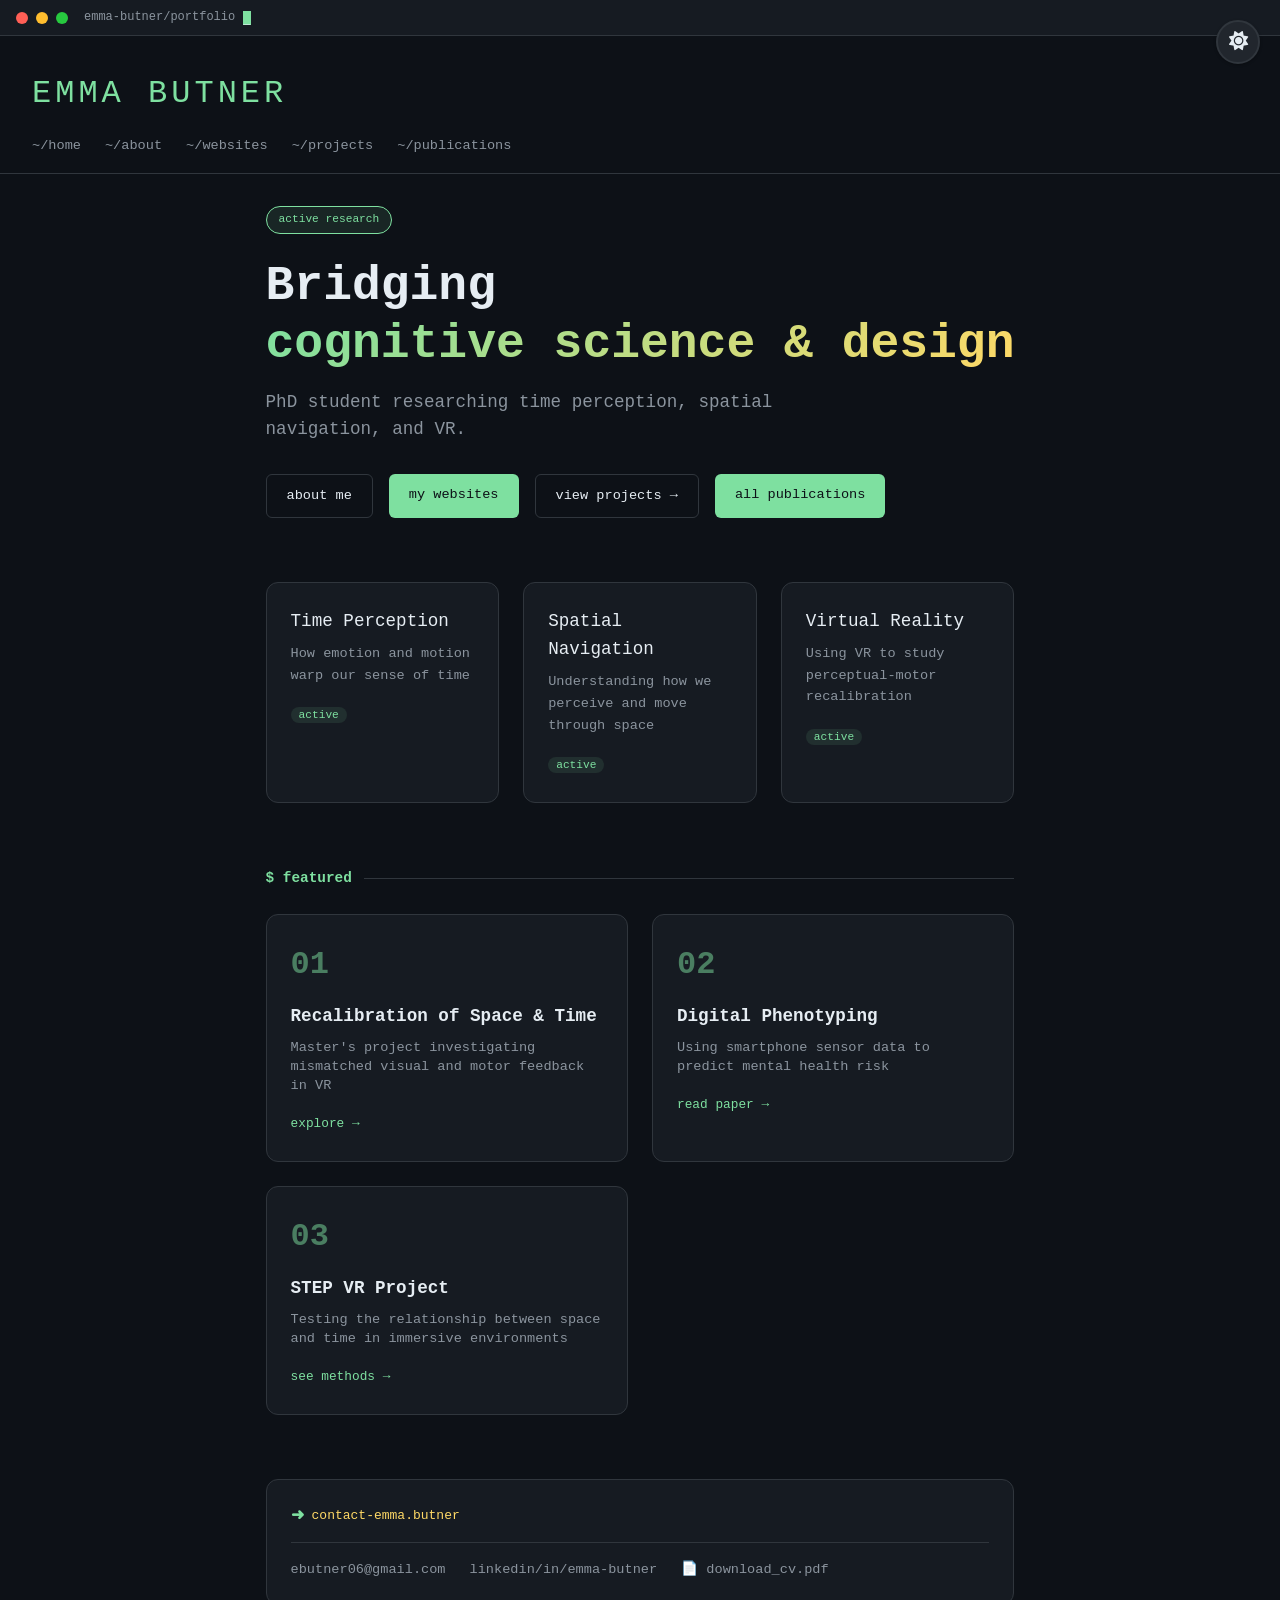
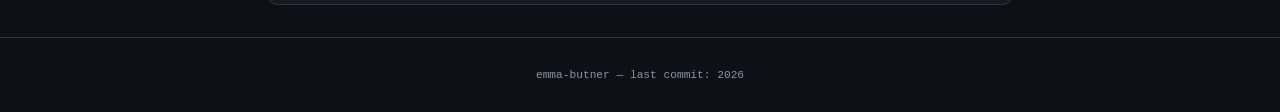
<file: index.html>
<!DOCTYPE html>
<html lang="en">
<head>
    <meta charset="UTF-8">
    <meta name="viewport" content="width=device-width, initial-scale=1.0">
    <title>Emma Butner | Cognitive Science + Design</title>
    <link rel="stylesheet" href="home.css">
    <link rel="stylesheet" href="https://cdnjs.cloudflare.com/ajax/libs/font-awesome/6.4.0/css/all.min.css">
</head>
<body>
    <div class="terminal-bar">
        <span class="terminal-dot red"></span>
        <span class="terminal-dot yellow"></span>
        <span class="terminal-dot green"></span>
        <span class="terminal-path">emma-butner/portfolio</span>
        <span class="cursor">_</span>
    </div>

    <header>
        <h1>EMMA BUTNER</h1>
        <div class="theme-toggle-container">
            <button class="theme-toggle-btn" id="theme-toggle" aria-label="Toggle theme">
                <i class="fas fa-sun"></i>
            </button>
        </div>
        <nav>
            <a href="index.html">~/home</a>
            <a href="aboutme.html">~/about</a>
            <a href="websites.html">~/websites</a>
            <a href="experiment.html">~/projects</a>
            <a href="p&p.html">~/publications</a>
        </nav>
    </header>

    <main>
        <!-- Hero -->
        <div class="hero">
            <div class="hero-badge"> active research </div>
            <h2>Bridging<br><span class="gradient-text">cognitive science & design</span></h2>
            <p class="hero-subtitle">PhD student researching time perception, spatial navigation, and VR.</p>
            <div class="hero-buttons">
                <a href="aboutme.html" class="button secondary">about me</a>
                <a href="websites.html" class="button primary">my websites</a>
                <a href="experiment.html" class="button secondary">view projects →</a>
                <a href="p&p.html" class="button primary">all publications</a>
            </div>
        </div>

        <!-- Research Areas - Grid -->
        <div class="research-grid">
            <div class="research-card">
                <h3>Time Perception</h3>
                <p>How emotion and motion warp our sense of time</p>
                <span class="card-tag">active</span>
            </div>
            <div class="research-card">
                <h3>Spatial Navigation</h3>
                <p>Understanding how we perceive and move through space</p>
                <span class="card-tag">active</span>
            </div>
            <div class="research-card">
                <h3>Virtual Reality</h3>
                <p>Using VR to study perceptual-motor recalibration</p>
                <span class="card-tag">active</span>
            </div>
        </div>

        <!-- Featured Work -->
        <div class="featured-section">
            <div class="section-header">
                <span class="section-prompt">$ featured</span>
                <span class="section-line"></span>
            </div>
            <div class="featured-grid">
                <div class="featured-card">
                    <div class="featured-number">01</div>
                    <h4>Recalibration of Space & Time</h4>
                    <p>Master's project investigating mismatched visual and motor feedback in VR</p>
                    <a href="experiment.html" class="card-link">explore →</a>
                </div>
                <div class="featured-card">
                    <div class="featured-number">02</div>
                    <h4>Digital Phenotyping</h4>
                    <p>Using smartphone sensor data to predict mental health risk</p>
                    <a href="p&p.html" class="card-link">read paper →</a>
                </div>
                <div class="featured-card">
                    <div class="featured-number">03</div>
                    <h4>STEP VR Project</h4>
                    <p>Testing the relationship between space and time in immersive environments</p>
                    <a href="experiment.html" class="card-link">see methods →</a>
                </div>
            </div>
        </div>

        <!-- Fun but subtle: command line to contact -->
        <div class="contact-terminal">
            <div class="contact-prompt">
                <span class="prompt-arrow">➜</span>
                <span class="contact-cmd">contact-emma.butner</span>
            </div>
            <div class="contact-links">
                <a href="mailto:ebutner06@gmail.com" class="contact-link">ebutner06@gmail.com</a>
                <a href="https://www.linkedin.com/in/emma-butner/" class="contact-link" target="_blank">linkedin/in/emma-butner</a>
                <a href="CV grad school.pdf" class="contact-link" target="_blank">📄 download_cv.pdf</a>
            </div>
        </div>
    </main>

    <footer>
        <div class="footer-line"></div>
        <div class="footer-content">
            <span class="footer-cmd">emma-butner — last commit: 2026</span>
        </div>
    </footer>

    <script>
        // Typed tagline effect
        const taglines = [
            "cognitive science researcher",
            "VR & perception scientist", 
            "design-informed researcher",
            "motion & time perception"
        ];
        
        let taglineIndex = 0;
        let charIndex = 0;
        let isDeleting = false;
        const typedElement = document.getElementById('typed-tagline');
        
        function typeEffect() {
            const currentTagline = taglines[taglineIndex];
            
            if (isDeleting) {
                typedElement.textContent = currentTagline.substring(0, charIndex - 1);
                charIndex--;
            } else {
                typedElement.textContent = currentTagline.substring(0, charIndex + 1);
                charIndex++;
            }
            
            if (!isDeleting && charIndex === currentTagline.length) {
                isDeleting = true;
                setTimeout(typeEffect, 2500);
                return;
            }
            
            if (isDeleting && charIndex === 0) {
                isDeleting = false;
                taglineIndex = (taglineIndex + 1) % taglines.length;
                setTimeout(typeEffect, 500);
                return;
            }
            
            const speed = isDeleting ? 50 : 100;
            setTimeout(typeEffect, speed);
        }
        
        if (typedElement) {
            setTimeout(typeEffect, 500);
        }

        // Theme Toggle with localStorage persistence
        const themeToggle = document.getElementById('theme-toggle');

        // Check saved preference on page load
        const savedTheme = localStorage.getItem('theme');
        if (savedTheme === 'light') {
            document.body.classList.add('light-theme');
            themeToggle.innerHTML = '<i class="fas fa-moon"></i>';
        } else {
            document.body.classList.remove('light-theme');
            themeToggle.innerHTML = '<i class="fas fa-sun"></i>';
        }

        themeToggle.addEventListener('click', function() {
            const isLight = document.body.classList.toggle('light-theme');
            if (isLight) {
                this.innerHTML = '<i class="fas fa-moon"></i>';
                localStorage.setItem('theme', 'light');
            } else {
                this.innerHTML = '<i class="fas fa-sun"></i>';
                localStorage.setItem('theme', 'dark');
            }
        }); 
    </script>
</body>
</html>
</file>
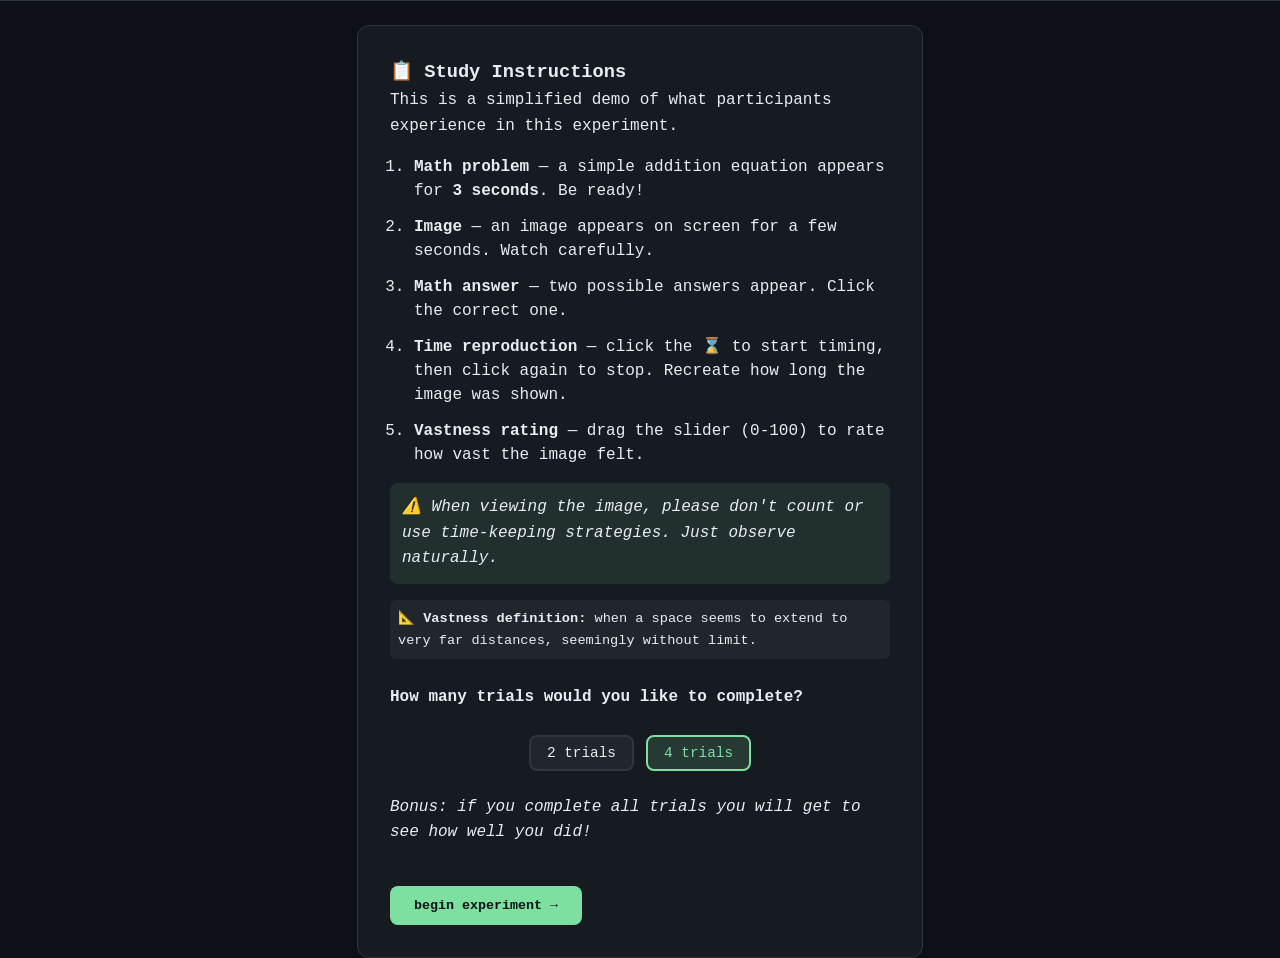
<file: demo-snac.html>
<!DOCTYPE html>
<html lang="en">
<head>
    <meta charset="UTF-8">
    <meta name="viewport" content="width=device-width, initial-scale=1.0">
    <title>SNAC Demo | Time Perception Study</title>
    <link rel="stylesheet" href="home.css">
    <link rel="stylesheet" href="https://cdnjs.cloudflare.com/ajax/libs/font-awesome/6.4.0/css/all.min.css">
    <style>
        .demo-container {
            max-width: 800px;
            margin: 0 auto;
        }

        .experiment-area {
            background: var(--surface);
            border: 1px solid var(--border);
            border-radius: var(--radius);
            padding: 2rem;
            text-align: center;
            min-height: 500px;
            display: flex;
            flex-direction: column;
            align-items: center;
            justify-content: center;
        }

        .instructions {
            text-align: left;
            max-width: 500px;
            margin: 0 auto;
        }

        .instructions p {
            margin-bottom: 1rem;
            line-height: 1.6;
        }

        .instructions ol {
            margin: 1rem 0;
            padding-left: 1.5rem;
        }

        .instructions li {
            margin-bottom: 0.75rem;
            line-height: 1.5;
        }

        .instruction-note {
            background: rgba(126, 224, 160, 0.1);
            padding: 0.75rem;
            border-radius: 8px;
            margin: 1rem 0;
            font-style: italic;
        }

        .stimulus-emoji {
            font-size: 8rem;
            filter: drop-shadow(0 4px 20px rgba(0,0,0,0.3));
        }

        .math-question {
            font-size: 2rem;
            font-family: monospace;
            color: var(--primary);
            margin: 1rem 0;
        }

        .math-options {
            display: flex;
            gap: 2rem;
            justify-content: center;
            margin: 1rem 0;
        }

        .math-btn {
            background: var(--surface-light);
            border: 1px solid var(--border);
            color: var(--text);
            padding: 12px 30px;
            border-radius: 8px;
            font-size: 1.2rem;
            cursor: pointer;
            font-family: monospace;
            transition: all 0.2s;
        }

        .math-btn:hover {
            border-color: var(--primary);
            color: var(--primary);
        }

        .hourglass-btn {
            background: var(--surface-light);
            border: 2px solid var(--border);
            color: var(--text);
            font-size: 3rem;
            padding: 1rem 2rem;
            border-radius: 50%;
            cursor: pointer;
            transition: all 0.2s;
            width: 120px;
            height: 120px;
            display: flex;
            align-items: center;
            justify-content: center;
        }

        .hourglass-btn:hover {
            border-color: var(--primary);
            color: var(--primary);
            transform: scale(1.05);
        }

        .hourglass-btn.active {
            border-color: var(--primary);
            color: var(--primary);
            background: rgba(126, 224, 160, 0.1);
        }

        .vastness-rating {
            display: flex;
            flex-direction: column;
            align-items: center;
            justify-content: center;
            width: 100%;
        }

        .vastness-slider {
            width: 400px;
            margin: 1rem 0;
        }

        .vastness-slider input {
            width: 100%;
            height: 4px;
            background: var(--border);
            border-radius: 2px;
        }

        .vastness-slider input::-webkit-slider-thumb {
            -webkit-appearance: none;
            width: 18px;
            height: 18px;
            background: var(--primary);
            border-radius: 50%;
            cursor: pointer;
        }

        .vastness-value {
            font-family: monospace;
            color: var(--primary);
            margin-top: 0.5rem;
        }

        .next-btn, .reset-btn, .start-btn {
            background: var(--primary);
            color: var(--bg);
            border: none;
            padding: 12px 24px;
            border-radius: 8px;
            font-family: monospace;
            font-weight: bold;
            cursor: pointer;
            margin-top: 1.5rem;
            transition: all 0.2s;
        }

        .next-btn:hover, .reset-btn:hover, .start-btn:hover {
            background: var(--primary-dark);
            transform: translateY(-2px);
        }

        .results-area {
            margin-top: 2rem;
            padding: 1.5rem;
            background: var(--surface);
            border: 1px solid var(--border);
            border-radius: var(--radius);
        }

        /* Scatter plot styles */
        .chart-container {
            width: 100%;
            max-width: 560px;
            margin: 1rem auto;
            padding: 1.2rem 1.2rem 0.8rem;
            background: var(--surface-light);
            border-radius: 8px;
            position: relative;
        }

        .chart-inner {
            display: flex;
            align-items: stretch;
            gap: 12px;
            position: relative;
        }

        .chart-y-axis {
            display: flex;
            flex-direction: column;
            justify-content: space-between;
            padding-right: 12px;
            font-size: 0.8rem;
            color: var(--text-light);
            font-family: monospace;
            min-width: 65px;
            height: 280px;
            text-align: right;
        }

        .chart-y-axis span {
            line-height: 1.3;
        }

        .chart-y-axis .ms-label {
            font-size: 0.85rem;
            color: #9B59B6;
        }

        .chart-scatter {
            flex: 1;
            height: 280px;
            position: relative;
            border-left: 1px solid var(--border);
            border-bottom: 1px solid var(--border);
        }

        .chart-point {
            position: absolute;
            transform: translate(-50%, 50%);
            cursor: default;
            z-index: 2;
        }

        .chart-point.actual {
            width: 16px;
            height: 16px;
            background: #9B59B6;
            border: 2px solid #9B59B6;
            border-radius: 50%;
        }

        .chart-point.estimated {
            width: 14px;
            height: 14px;
            background: #D4C4A8;
            border: 2px solid #D4C4A8;
            border-radius: 50%;
        }

        .chart-x-axis {
            display: flex;
            justify-content: space-around;
            padding: 8px 0 0 0;
            margin-left: 78px;
            font-size: 0.85rem;
            color: var(--text-light);
            font-family: monospace;
        }

        .chart-x-axis span {
            text-align: center;
            flex: 1;
            cursor: help;
        }

        .chart-legend {
            display: flex;
            justify-content: center;
            gap: 2rem;
            padding: 0.8rem 0 0.25rem;
            font-size: 0.85rem;
            font-family: monospace;
            color: var(--text-light);
        }

        .chart-legend-item {
            display: flex;
            align-items: center;
            gap: 8px;
        }

        .chart-legend-color {
            width: 14px;
            height: 14px;
            border-radius: 50%;
        }

        .chart-legend-color.actual {
            background: #9B59B6;
        }

        .chart-legend-color.estimated {
            background: #D4C4A8;
        }

        .trial-counter {
            font-family: monospace;
            color: var(--text-light);
            margin-bottom: 1rem;
        }

        #trial-content {
            width: 100%;
            min-width: 500px;
            max-width: 500px;
            margin: 0 auto;
            display: flex;
            flex-direction: column;
            align-items: center;
            justify-content: center;
        }

        .waiting-text {
            color: var(--text-light);
            font-family: monospace;
            margin-top: 1rem;
        }

        .definition {
            background: var(--surface-light);
            padding: 0.5rem;
            border-radius: 6px;
            font-size: 0.85rem;
        }

        .trial-selector {
            display: flex;
            gap: 0.75rem;
            justify-content: center;
            flex-wrap: wrap;
            margin: 1.5rem 0;
        }

        .trial-option {
            background: var(--surface-light);
            border: 2px solid var(--border);
            color: var(--text);
            padding: 8px 16px;
            border-radius: 8px;
            cursor: pointer;
            font-family: monospace;
            font-size: 0.9rem;
            transition: all 0.2s;
        }

        .trial-option:hover {
            border-color: var(--primary);
            color: var(--primary);
        }

        .trial-option.selected {
            border-color: var(--primary);
            background: rgba(126, 224, 160, 0.15);
            color: var(--primary);
        }

        /* Debrief styles */
        .debrief {
            text-align: left;
            max-width: 520px;
            margin: 0 auto;
            padding: 1.5rem 0 0;
            border-top: 1px solid var(--border);
        }

        .debrief h3 {
            color: var(--primary);
            margin-bottom: 1rem;
            font-size: 1.1rem;
        }

        .debrief p {
            margin-bottom: 1rem;
            line-height: 1.6;
            color: var(--text-light);
            font-size: 0.95rem;
        }

        .debrief strong {
            color: var(--text);
        }

        .debrief .fun-fact {
            background: rgba(126, 224, 160, 0.08);
            padding: 0.75rem;
            border-radius: 8px;
            border-left: 3px solid var(--primary);
            margin-top: 1rem;
        }

        .debrief .fun-fact code {
            color: var(--primary);
            font-family: monospace;
        }
    </style>
</head>
<body>

        <div class="section-header">
            <span class="section-line"></span>
        </div>

        <div class="demo-container">
            <div id="instructions-area" class="experiment-area">
                <div class="instructions">
                    <h3>📋 Study Instructions</h3>
                    <p>This is a simplified demo of what participants experience in this experiment.</p>
                    <ol>
                        <li><strong>Math problem</strong> — a simple addition equation appears for <strong>3 seconds</strong>. Be ready!</li>
                        <li><strong>Image</strong> — an image appears on screen for a few seconds. Watch carefully.</li>
                        <li><strong>Math answer</strong> — two possible answers appear. Click the correct one.</li>
                        <li><strong>Time reproduction</strong> — click the ⌛ to start timing, then click again to stop. Recreate how long the image was shown.</li>
                        <li><strong>Vastness rating</strong> — drag the slider (0-100) to rate how vast the image felt.</li>
                    </ol>
                    <div class="instruction-note">
                        ⚠️ When viewing the image, please don't count or use time-keeping strategies. Just observe naturally.
                    </div>
                    <div class="definition">
                        📐 <strong>Vastness definition:</strong> when a space seems to extend to very far distances, seemingly without limit.
                    </div><br>

                    <p><strong>How many trials would you like to complete?</strong></p>
                    <div class="trial-selector" id="trial-selector">
                        <button class="trial-option" data-count="2">2 trials</button>
                        <button class="trial-option selected" data-count="4">4 trials</button>
                    </div>

                    <p><em>Bonus: if you complete all trials you will get to see how well you did!</em></p>
                    <button class="start-btn" id="start-experiment">begin experiment →</button>
                </div>
            </div>

            <div id="experiment-area" class="experiment-area" style="display: none;">
                <div class="trial-counter" id="trial-counter">Trial 1 / 4</div>
                <div id="trial-content"></div>
            </div>

            <div id="results-area" class="results-area" style="display: none;">
                <h3>📊 Your Results</h3>
                <p>Your average over/under estimation: <span id="overall-bias" style="font-size: 1.8rem; font-weight: bold;"></span></p>

                <div class="chart-container">
                    <div class="chart-inner">
                        <div class="chart-y-axis" id="y-axis-labels">
                            <span><span class="ms-label">4000ms</span></span>
                            <span><span class="ms-label">3000ms</span></span>
                            <span><span class="ms-label">2000ms</span></span>
                            <span><span class="ms-label">1000ms</span></span>
                            <span><span class="ms-label">0ms</span></span>
                        </div>
                        <div class="chart-scatter" id="chart-scatter">
                            <!-- Points drawn by JavaScript -->
                        </div>
                    </div>
                    <div class="chart-x-axis" id="x-axis-labels">
                        <!-- Trial numbers drawn by JavaScript -->
                    </div>
                </div>

                <div class="chart-legend">
                    <div class="chart-legend-item">
                        <div class="chart-legend-color actual"></div>
                        <span>Actual</span>
                    </div>
                    <div class="chart-legend-item">
                        <div class="chart-legend-color estimated"></div>
                        <span>Your Estimate</span>
                    </div>
                </div>

                <!-- Debrief Section -->
                <div class="debrief">
                    <h3>📖 About the Real Study</h3>
                    <p>
                        <strong>Math:</strong> The equations are simply used as a distraction to make counting more difficult.
                    </p>
                    <p>
                        <strong>Images:</strong> The images you saw are highly simplified emojis. We used a validated database to select images of high-arousal nature, high-arousal urban, low-arousal nature, and low-arousal urban, all randomly depicted. Participants see 60 images.
                    </p>
                    <p>
                        <strong>Vastness:</strong> While not heavily used in this demo, we will analyze this data to better understand what makes up vastness and how the vastness of an image can alter our perceived time for how long it was shown.
                    </p>
                    
                    <div class="fun-fact">
                        <strong>✨ Fun fact:</strong> I coded this project using <code>PsychoPy</code>!
                    </div>
                </div>

                <button class="reset-btn" id="reset-experiment" style="margin-top: 1.5rem;">start over →</button>
            </div>
        </div>

    <script>
        // Images: 2 nature (tree, mushroom), 2 urban (building, street sign)
        const images = [
            { name: 'tree', type: 'nature', emoji: '🌳', arousal: 'low' },
            { name: 'mushroom', type: 'nature', emoji: '🍄', arousal: 'high' },
            { name: 'building', type: 'urban', emoji: '🏢', arousal: 'low' },
            { name: 'street-sign', type: 'urban', emoji: '🚦', arousal: 'high' }
        ];

        // Durations in ms
        const durations = [2000, 2500, 3000, 3500];

        let selectedTrialCount = 4;
        let trials = [];
        let currentTrialIndex = 0;
        let imageStartTime = 0;
        let imageDuration = 0;
        let currentImage = null;
        let currentMath = null;
        let timerStartTime = 0;
        let timerRunning = false;
        let reproducedMs = 0;
        let currentTimeout = null;
        let updateInterval = null;

        // Trial selection
        document.querySelectorAll('.trial-option').forEach(btn => {
            btn.addEventListener('click', function() {
                document.querySelectorAll('.trial-option').forEach(b => b.classList.remove('selected'));
                this.classList.add('selected');
                selectedTrialCount = parseInt(this.dataset.count);
            });
        });

        function clearCurrentTimeout() {
            if (currentTimeout) {
                clearTimeout(currentTimeout);
                currentTimeout = null;
            }
        }

        function clearUpdateInterval() {
            if (updateInterval) {
                clearInterval(updateInterval);
                updateInterval = null;
            }
        }

        function getTrialContent() {
            return document.getElementById('trial-content');
        }

        function generateTrials() {
            const trialList = [];
            // Select random subset of images based on trial count
            const shuffledImages = [...images];
            for (let i = shuffledImages.length - 1; i > 0; i--) {
                const j = Math.floor(Math.random() * (i + 1));
                [shuffledImages[i], shuffledImages[j]] = [shuffledImages[j], shuffledImages[i]];
            }
            const selectedImages = shuffledImages.slice(0, selectedTrialCount);

            for (const image of selectedImages) {
                const randomDuration = durations[Math.floor(Math.random() * durations.length)];
                trialList.push({
                    image: image,
                    duration: randomDuration,
                    mathAnswer: null,
                    reproducedDuration: null,
                    vastnessRating: null
                });
            }
            // Shuffle trials
            for (let i = trialList.length - 1; i > 0; i--) {
                const j = Math.floor(Math.random() * (i + 1));
                [trialList[i], trialList[j]] = [trialList[j], trialList[i]];
            }
            return trialList;
        }

        function generateMathEquation() {
            const a = Math.floor(Math.random() * 20) + 1;
            const b = Math.floor(Math.random() * 20) + 1;
            const correct = a + b;
            const wrong = correct + (Math.random() > 0.5 ? Math.floor(Math.random() * 5) + 1 : -Math.floor(Math.random() * 5) - 1);
            const options = [correct, wrong].sort(() => Math.random() - 0.5);
            return {
                question: `${a} + ${b}`,
                options: options,
                correct: correct
            };
        }

        function showMathPhase() {
            currentMath = generateMathEquation();
            const contentArea = getTrialContent();
            contentArea.innerHTML = `
                <div class="math-question">${currentMath.question} = ?</div>
            `;

            clearCurrentTimeout();
            currentTimeout = setTimeout(() => {
                showImagePhase();
            }, 3000);
        }

        function showImagePhase() {
            currentImage = trials[currentTrialIndex].image;
            imageDuration = trials[currentTrialIndex].duration;

            const contentArea = getTrialContent();
            contentArea.innerHTML = `
                <div class="stimulus-emoji">${currentImage.emoji}</div>
            `;

            imageStartTime = Date.now();

            clearCurrentTimeout();
            currentTimeout = setTimeout(() => {
                showMathOptions();
            }, imageDuration);
        }

        function showMathOptions() {
            const contentArea = getTrialContent();
            contentArea.innerHTML = `
                <div class="math-question">Please answer the addition problem</div>
                <div class="math-options">
                    <button class="math-btn" data-value="${currentMath.options[0]}">${currentMath.options[0]}</button>
                    <button class="math-btn" data-value="${currentMath.options[1]}">${currentMath.options[1]}</button>
                </div>
            `;

            document.querySelectorAll('.math-btn').forEach(btn => {
                btn.addEventListener('click', (e) => {
                    const selected = parseInt(e.target.dataset.value);
                    trials[currentTrialIndex].mathAnswer = (selected === currentMath.correct);
                    showDurationReproduction();
                });
            });
        }

        function showDurationReproduction() {
            reproducedMs = 0;
            timerRunning = false;
            clearUpdateInterval();

            const contentArea = getTrialContent();
            contentArea.innerHTML = `
                <div class="hourglass-btn" id="hourglass-btn">
                    ⌛
                </div>
                <div class="waiting-text" style="margin-top: 1rem;">Click the hourglass to start timing, then click again to stop. Recreate how long the image was shown</div>
            `;

            const hourglassBtn = document.getElementById('hourglass-btn');

            hourglassBtn.addEventListener('click', () => {
                if (!timerRunning) {
                    timerStartTime = Date.now();
                    timerRunning = true;
                    hourglassBtn.classList.add('active');

                    updateInterval = setInterval(() => {
                        if (timerRunning) {
                            const elapsed = Date.now() - timerStartTime;
                            reproducedMs = elapsed;
                        } else {
                            clearUpdateInterval();
                        }
                    }, 50);
                } else {
                    timerRunning = false;
                    hourglassBtn.classList.remove('active');
                    clearUpdateInterval();
                    trials[currentTrialIndex].reproducedDuration = reproducedMs;

                    const nextBtn = document.createElement('button');
                    nextBtn.className = 'next-btn';
                    nextBtn.textContent = 'next →';
                    nextBtn.style.marginTop = '1rem';
                    nextBtn.addEventListener('click', () => showVastnessRating());
                    contentArea.appendChild(nextBtn);
                }
            });
        }

        function showVastnessRating() {
            const contentArea = getTrialContent();
            contentArea.innerHTML = `
                <div class="vastness-rating">
                    <p>How vast was the image?</p>
                    <p>Vastness: a perceptual phenomenon that occurs when a space seems to extend to very far distances, seemingly without limit.</p>
                    <div class="vastness-slider">
                        <input type="range" id="vastness-slider" min="0" max="100" value="50">
                        <div class="vastness-value" id="vastness-value">50</div>
                    </div>
                    <button class="next-btn" id="submit-vastness">submit →</button>
                </div>
            `;

            const slider = document.getElementById('vastness-slider');
            const valueDisplay = document.getElementById('vastness-value');

            slider.addEventListener('input', () => {
                valueDisplay.textContent = slider.value;
            });

            document.getElementById('submit-vastness').addEventListener('click', () => {
                trials[currentTrialIndex].vastnessRating = parseInt(slider.value);
                currentTrialIndex++;
                updateProgress();

                if (currentTrialIndex < trials.length) {
                    showMathPhase();
                } else {
                    showResults();
                }
            });
        }

        function updateProgress() {
            const trialCounter = document.getElementById('trial-counter');
            if (trialCounter) trialCounter.textContent = `Trial ${currentTrialIndex + 1} / ${trials.length}`;
        }

        function showResults() {
            clearCurrentTimeout();
            clearUpdateInterval();

            document.getElementById('experiment-area').style.display = 'none';
            document.getElementById('results-area').style.display = 'block';

            // Calculate overall bias
            let totalBias = 0;
            let validTrials = 0;

            trials.forEach(trial => {
                const actual = trial.duration;
                const reproduced = trial.reproducedDuration;
                if (reproduced !== null && reproduced !== undefined) {
                    const bias = reproduced - actual;
                    const percentBias = (bias / actual) * 100;
                    totalBias += percentBias;
                    validTrials++;
                }
            });

            const overallAvg = validTrials > 0 ? totalBias / validTrials : 0;
            const overallClass = overallAvg > 0 ? 'bias-positive' : 'bias-negative';
            const overallSymbol = overallAvg > 0 ? '↑' : '↓';

            document.getElementById('overall-bias').innerHTML = `<span class="${overallClass}">${overallSymbol} ${Math.abs(overallAvg).toFixed(1)}%</span>`;

            drawScatterPlot();
        }

        function drawScatterPlot() {
            const container = document.getElementById('chart-scatter');
            const xAxisContainer = document.getElementById('x-axis-labels');
            if (!container) return;

            container.innerHTML = '';
            xAxisContainer.innerHTML = '';

            const maxDuration = 4000;
            const height = 280;
            const padding = 20;
            const plotHeight = height - padding * 2;

            const containerWidth = container.clientWidth || 400;
            const n = trials.length;
            const spacing = containerWidth / (n + 1);

            trials.forEach((trial, index) => {
                const actual = trial.duration;
                const reproduced = trial.reproducedDuration || 0;
                const xPos = spacing * (index + 1);

                const actualY = padding + plotHeight - (actual / maxDuration) * plotHeight;
                const estY = padding + plotHeight - (reproduced / maxDuration) * plotHeight;

                // Actual point
                const actualPoint = document.createElement('div');
                actualPoint.className = 'chart-point actual';
                actualPoint.style.left = xPos + 'px';
                actualPoint.style.top = actualY + 'px';
                actualPoint.title = `Actual: ${actual}ms`;
                container.appendChild(actualPoint);

                // Estimated point
                const estPoint = document.createElement('div');
                estPoint.className = 'chart-point estimated';
                estPoint.style.left = xPos + 'px';
                estPoint.style.top = estY + 'px';
                estPoint.title = `Your estimate: ${reproduced}ms`;
                container.appendChild(estPoint);

                // Trial label
                const label = document.createElement('span');
                const emoji = trial.image.emoji;
                label.textContent = `${emoji}#${index + 1}`;
                label.title = `${trial.image.name}: ${actual}ms actual, ${reproduced}ms estimate`;
                xAxisContainer.appendChild(label);
            });
        }

        window.addEventListener('resize', () => {
            if (document.getElementById('results-area').style.display === 'block') {
                drawScatterPlot();
            }
        });

        function startExperiment() {
            clearCurrentTimeout();
            clearUpdateInterval();

            document.getElementById('instructions-area').style.display = 'none';
            document.getElementById('experiment-area').style.display = 'flex';
            document.getElementById('results-area').style.display = 'none';

            trials = generateTrials();
            currentTrialIndex = 0;
            updateProgress();
            showMathPhase();
        }

        function resetExperiment() {
            document.getElementById('results-area').style.display = 'none';
            document.getElementById('experiment-area').style.display = 'none';
            document.getElementById('instructions-area').style.display = 'flex';
        }

        document.getElementById('start-experiment').addEventListener('click', startExperiment);
        document.getElementById('reset-experiment').addEventListener('click', resetExperiment);
    </script>
</body>
</html>
</file>
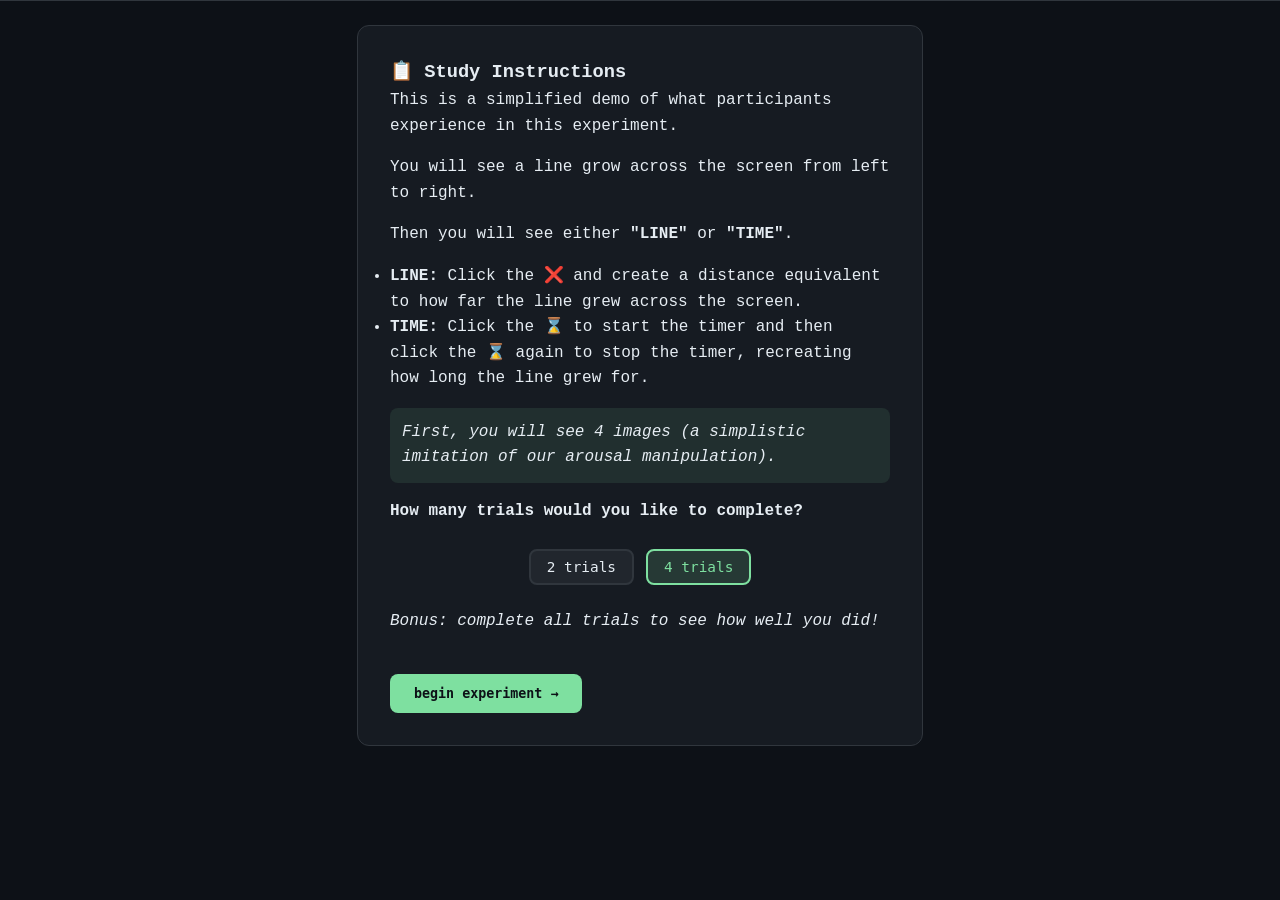
<file: demo-stepar.html>
<!DOCTYPE html>
<html lang="en">
<head>
    <meta charset="UTF-8">
    <meta name="viewport" content="width=device-width, initial-scale=1.0">
    <title>STEP-AR Demo | Time & Space Perception Study</title>
    <link rel="stylesheet" href="home.css">
    <link rel="stylesheet" href="https://cdnjs.cloudflare.com/ajax/libs/font-awesome/6.4.0/css/all.min.css">
    <style>
        .demo-container {
            max-width: 800px;
            margin: 0 auto;
        }

        .experiment-area {
            background: var(--surface);
            border: 1px solid var(--border);
            border-radius: var(--radius);
            padding: 2rem;
            text-align: center;
            min-height: 500px;
            display: flex;
            flex-direction: column;
            align-items: center;
            justify-content: center;
        }

        .instructions {
            text-align: left;
            max-width: 500px;
            margin: 0 auto;
        }

        .instructions p {
            margin-bottom: 1rem;
            line-height: 1.6;
        }

        .instruction-note {
            background: rgba(126, 224, 160, 0.1);
            padding: 0.75rem;
            border-radius: 8px;
            margin: 1rem 0;
            font-style: italic;
        }

        .stimulus-emoji {
            font-size: 8rem;
            margin: 1rem;
            display: inline-block;
        }

        .line-canvas {
            width: 400px;
            height: 40px;
            background: white;
            border-radius: 8px;
            margin: 1rem auto;
            position: relative;
            border: 1px solid #ccc;
        }

        .growing-line {
            height: 2px;
            width: 0%;
            background: black;
            position: absolute;
            top: 50%;
            transform: translateY(-50%);
        }

        .reproduction-box {
            width: 400px;
            height: 200px;
            background: white;
            border-radius: 8px;
            margin: 1rem auto;
            position: relative;
            cursor: crosshair;
            border: 1px solid #ccc;
        }

        .top-left-target {
            position: absolute;
            top: 10px;
            left: 10px;
            font-size: 2rem;
            cursor: pointer;
            z-index: 10;
            transition: all 0.2s ease;
        }

        .top-left-target.active {
            color: var(--primary);
            transform: scale(1.2);
        }

        .click-mark {
            position: absolute;
            width: 20px;
            height: 20px;
            background: black;
            border-radius: 50%;
            transform: translate(-50%, -50%);
            pointer-events: none;
        }

        .next-btn, .reset-btn, .start-btn {
            background: var(--primary);
            color: var(--bg);
            border: none;
            padding: 12px 24px;
            border-radius: 8px;
            font-family: monospace;
            font-weight: bold;
            cursor: pointer;
            margin-top: 1.5rem;
            transition: all 0.2s;
        }

        .next-btn:hover, .reset-btn:hover, .start-btn:hover {
            background: var(--primary-dark);
            transform: translateY(-2px);
        }

        .results-area {
            margin-top: 2rem;
            padding: 1.5rem;
            background: var(--surface);
            border: 1px solid var(--border);
            border-radius: var(--radius);
        }

        /* Scatter plot styles */
        .chart-container {
            width: 100%;
            max-width: 560px;
            margin: 1rem auto;
            padding: 1.2rem 1.2rem 0.8rem;
            background: var(--surface-light);
            border-radius: 8px;
            position: relative;
        }

        .chart-inner {
            display: flex;
            align-items: stretch;
            gap: 12px;
            position: relative;
        }

        .chart-y-axis {
            display: flex;
            flex-direction: column;
            justify-content: space-between;
            padding-right: 12px;
            font-size: 0.8rem;
            color: var(--text-light);
            font-family: monospace;
            min-width: 65px;
            height: 280px;
            text-align: right;
        }

        .chart-y-axis span {
            line-height: 1.3;
        }

        .chart-y-axis .ms-label {
            font-size: 0.85rem;
            color: #9B59B6;
        }

        .chart-y-axis .px-label {
            font-size: 0.65rem;
            color: #D4C4A8;
        }

        .chart-scatter {
            flex: 1;
            height: 280px;
            position: relative;
            border-left: 1px solid var(--border);
            border-bottom: 1px solid var(--border);
        }

        .chart-point {
            position: absolute;
            transform: translate(-50%, 50%);
            cursor: default;
            z-index: 2;
        }

        .chart-point.actual {
            width: 16px;
            height: 16px;
            background: #9B59B6;
            border: 2px solid #9B59B6;
            border-radius: 50%;
        }

        .chart-point.estimated {
            width: 14px;
            height: 14px;
            background: #D4C4A8;
            border: 2px solid #D4C4A8;
            border-radius: 50%;
        }

        .chart-x-axis {
            display: flex;
            justify-content: space-around;
            padding: 8px 0 0 0;
            margin-left: 78px;
            font-size: 0.85rem;
            color: var(--text-light);
            font-family: monospace;
        }

        .chart-x-axis span {
            text-align: center;
            flex: 1;
            cursor: help;
        }

        .chart-legend {
            display: flex;
            justify-content: center;
            gap: 2rem;
            padding: 0.8rem 0 0.25rem;
            font-size: 0.85rem;
            font-family: monospace;
            color: var(--text-light);
        }

        .chart-legend-item {
            display: flex;
            align-items: center;
            gap: 8px;
        }

        .chart-legend-color {
            width: 14px;
            height: 14px;
            border-radius: 50%;
        }

        .chart-legend-color.actual {
            background: #9B59B6;
        }

        .chart-legend-color.estimated {
            background: #D4C4A8;
        }

        .trial-counter {
            font-family: monospace;
            color: var(--text-light);
            margin-bottom: 1rem;
        }

        #trial-content {
            width: 100%;
            min-width: 500px;
            max-width: 500px;
            margin: 0 auto;
            display: flex;
            flex-direction: column;
            align-items: center;
            justify-content: center;
        }

        .waiting-text {
            color: var(--text-light);
            font-family: monospace;
            margin-top: 1rem;
        }

        .prompt-text {
            font-size: 2rem;
            font-family: monospace;
            color: var(--primary);
            margin: 1rem 0;
        }

        .trial-selector {
            display: flex;
            gap: 0.75rem;
            justify-content: center;
            flex-wrap: wrap;
            margin: 1.5rem 0;
        }

        .trial-option {
            background: var(--surface-light);
            border: 2px solid var(--border);
            color: var(--text);
            padding: 8px 16px;
            border-radius: 8px;
            cursor: pointer;
            font-family: monospace;
            font-size: 0.9rem;
            transition: all 0.2s;
        }

        .trial-option:hover {
            border-color: var(--primary);
            color: var(--primary);
        }

        .trial-option.selected {
            border-color: var(--primary);
            background: rgba(126, 224, 160, 0.15);
            color: var(--primary);
        }

        /* Debrief styles */
        .debrief {
            text-align: left;
            max-width: 520px;
            margin: 0 auto;
            padding: 1.5rem 0 0;
            border-top: 1px solid var(--border);
        }

        .debrief h3 {
            color: var(--primary);
            margin-bottom: 1rem;
            font-size: 1.1rem;
        }

        .debrief p {
            margin-bottom: 1rem;
            line-height: 1.6;
            color: var(--text-light);
            font-size: 0.95rem;
        }

        .debrief strong {
            color: var(--text);
        }

        .debrief .fun-fact {
            background: rgba(126, 224, 160, 0.08);
            padding: 0.75rem;
            border-radius: 8px;
            border-left: 3px solid var(--primary);
            margin-top: 1rem;
        }

        .debrief .fun-fact code {
            color: var(--primary);
            font-family: monospace;
        }
    </style>
</head>
<body>
    <div class="section-header">
        <span class="section-line"></span>
    </div>

    <div class="demo-container">
        <div id="instructions-area" class="experiment-area">
            <div class="instructions">
                <h3>📋 Study Instructions</h3>
                <p>This is a simplified demo of what participants experience in this experiment.</p>
                <p>You will see a line grow across the screen from left to right.</p>
                <p>Then you will see either <strong>"LINE"</strong> or <strong>"TIME"</strong>.</p>
                <ul>
                    <li><strong>LINE:</strong> Click the ❌ and create a distance equivalent to how far the line grew across the screen.</li>
                    <li><strong>TIME:</strong> Click the ⌛ to start the timer and then click the ⌛ again to stop the timer, recreating how long the line grew for.</li>
                </ul>
                <div class="instruction-note">
                    First, you will see 4 images (a simplistic imitation of our arousal manipulation).
                </div>

                <p><strong>How many trials would you like to complete?</strong></p>
                <div class="trial-selector" id="trial-selector">
                    <button class="trial-option" data-count="2">2 trials</button>
                    <button class="trial-option selected" data-count="4">4 trials</button>
                </div>

                <p><em>Bonus: complete all trials to see how well you did!</em></p>
                <button class="start-btn" id="start-experiment">begin experiment →</button>
            </div>
        </div>

        <div id="experiment-area" class="experiment-area" style="display: none;">
            <div class="trial-counter" id="trial-counter">Images 1 / 4</div>
            <div id="trial-content"></div>
        </div>

        <div id="results-area" class="results-area" style="display: none;">
            <h3>📊 Your Results</h3>
            <p>Your average over/under estimation: <span id="overall-bias" style="font-size: 1.8rem; font-weight: bold;"></span></p>

            <div class="chart-container">
                <div class="chart-inner">
                    <div class="chart-y-axis" id="y-axis-labels">
                        <!-- Labels drawn by JavaScript -->
                    </div>
                    <div class="chart-scatter" id="chart-scatter">
                        <!-- Points drawn by JavaScript -->
                    </div>
                </div>
                <div class="chart-x-axis" id="x-axis-labels">
                    <!-- Trial numbers drawn by JavaScript -->
                </div>
            </div>

            <div class="chart-legend">
                <div class="chart-legend-item">
                    <div class="chart-legend-color actual"></div>
                    <span>Actual</span>
                </div>
                <div class="chart-legend-item">
                    <div class="chart-legend-color estimated"></div>
                    <span>Your Estimate</span>
                </div>
            </div>

            <!-- Debrief Section -->
            <div class="debrief">
                <h3>📖 About the Real Study</h3>
                <p>
                    <strong>Images:</strong> The images you saw are highly simplified emojis. In the real study, we use validated databases to create image sets averaged on valence. Half the participants see a highly arousing image set, the other half see a low-arousing set. Over the course of the study, participants view multiple unique image sets to maintain their arousal state.
                </p>
                <p>
                    <strong>Trials:</strong> Participants complete 128 trials total, broken into blocks so we can re-up their arousal level between each block.
                </p>
                <div class="fun-fact">
                    <strong>✨ Fun fact:</strong> I coded this project using <code>PsychoPy</code>!
                </div>
            </div>

            <button class="reset-btn" id="reset-experiment" style="margin-top: 1.5rem;">start over →</button>
        </div>
    </div>

    <script>
        // 4 emojis: yarn ball, diamond ring, bubbles, boulder
        const images = [
            { emoji: "🧶" },
            { emoji: "💍" },
            { emoji: "🫧" },
            { emoji: "🪨" }
        ];

        let selectedTrialCount = 4;
        let trials = [];
        let currentImageIndex = 0;
        let currentTrialIndex = 0;
        let currentPhase = 'images';
        let lineDuration = 0;
        let lineTargetPixels = 0;
        let currentType = null;
        let timerRunning = false;
        let timerStartTime = 0;
        let reproducedMs = 0;
        let reproducedPixels = 0;
        let currentTimeout = null;
        let updateInterval = null;
        let currentAnimationFrame = null;

        // Trial selection
        document.querySelectorAll('.trial-option').forEach(btn => {
            btn.addEventListener('click', function() {
                document.querySelectorAll('.trial-option').forEach(b => b.classList.remove('selected'));
                this.classList.add('selected');
                selectedTrialCount = parseInt(this.dataset.count);
            });
        });

        function clearAllIntervals() {
            if (currentTimeout) {
                clearTimeout(currentTimeout);
                currentTimeout = null;
            }
            if (updateInterval) {
                clearInterval(updateInterval);
                updateInterval = null;
            }
            if (currentAnimationFrame) {
                cancelAnimationFrame(currentAnimationFrame);
                currentAnimationFrame = null;
            }
        }

        function updateProgress() {
            if (currentPhase === 'images') {
                const percent = (currentImageIndex / images.length) * 100;
                const trialCounter = document.getElementById('trial-counter');
                if (trialCounter) trialCounter.textContent = `Images ${currentImageIndex + 1} / ${images.length}`;
            } else {
                const trialCounter = document.getElementById('trial-counter');
                if (trialCounter) trialCounter.textContent = `Trial ${currentTrialIndex + 1} / ${trials.length}`;
            }
        }

        function generateTrials() {
            const trialTypes = [];
            // Create pairs of line/time trials
            for (let i = 0; i < Math.ceil(selectedTrialCount / 2); i++) {
                trialTypes.push('line');
                trialTypes.push('time');
            }
            // Trim to selected count
            while (trialTypes.length > selectedTrialCount) {
                trialTypes.pop();
            }
            // Shuffle
            for (let i = trialTypes.length - 1; i > 0; i--) {
                const j = Math.floor(Math.random() * (i + 1));
                [trialTypes[i], trialTypes[j]] = [trialTypes[j], trialTypes[i]];
            }

            const pixels = [200, 250, 300];
            const durations = [3000, 3500, 4000];

            const trialList = [];
            for (let i = 0; i < trialTypes.length; i++) {
                const pixelIndex = i % pixels.length;
                const durationIndex = i % durations.length;
                trialList.push({
                    type: trialTypes[i],
                    pixels: pixels[pixelIndex],
                    duration: durations[durationIndex],
                    reproducedValue: null
                });
            }
            return trialList;
        }

        // Phase 1: Show 4 images (2 seconds each)
        function showImageSequence() {
            if (currentImageIndex >= images.length) {
                currentPhase = 'trials';
                currentTrialIndex = 0;
                updateProgress();
                showLineGrowth();
                return;
            }

            const image = images[currentImageIndex];
            const contentArea = document.getElementById('trial-content');
            contentArea.innerHTML = `
                <div class="stimulus-emoji">${image.emoji}</div>
            `;

            clearAllIntervals();
            currentTimeout = setTimeout(() => {
                currentImageIndex++;
                updateProgress();
                showImageSequence();
            }, 2000);
        }

        // Phase 2: Line grows
        function showLineGrowth() {
            const trial = trials[currentTrialIndex];
            lineTargetPixels = trial.pixels;
            lineDuration = trial.duration;
            currentType = trial.type;

            const maxWidth = 400;
            const targetPercent = (lineTargetPixels / maxWidth) * 100;

            // Random jitter for start location
            const jitterPx = Math.random() * 50;
            const startPercent = (jitterPx / maxWidth) * 100;

            const contentArea = document.getElementById('trial-content');
            contentArea.innerHTML = `
                <div class="line-canvas" id="line-canvas">
                    <div class="growing-line" id="growing-line"></div>
                </div>
            `;

            const lineDiv = document.getElementById('growing-line');
            if (!lineDiv) return;

            lineDiv.style.left = startPercent + '%';
            lineDiv.style.width = '0%';

            const startTime = performance.now();

            function animate(currentTime) {
                const elapsed = currentTime - startTime;
                let progress = Math.min(elapsed / lineDuration, 1);
                const currentPercent = progress * targetPercent;
                lineDiv.style.width = currentPercent + '%';

                if (progress < 1) {
                    currentAnimationFrame = requestAnimationFrame(animate);
                } else {
                    lineDiv.style.width = targetPercent + '%';
                    showPrompt();
                }
            }

            currentAnimationFrame = requestAnimationFrame(animate);
        }

        // Phase 3: Show "LINE" or "TIME" prompt
        function showPrompt() {
            const displayType = currentType === 'line' ? 'LINE' : 'TIME';
            const contentArea = document.getElementById('trial-content');
            contentArea.innerHTML = `
                <div class="prompt-text">${displayType}</div>
            `;

            clearAllIntervals();
            currentTimeout = setTimeout(() => {
                showReproduction();
            }, 1500);
        }

        // Phase 4: Reproduction
        function showReproduction() {
            if (currentType === 'line') {
                showLineReproduction();
            } else {
                showTimeReproduction();
            }
        }

        function showLineReproduction() {
            const contentArea = document.getElementById('trial-content');
            contentArea.innerHTML = `
                <div class="reproduction-box" id="reproduction-box">
                    <div class="top-left-target" id="click-target">❌</div>
                </div>
                <div class="waiting-text">click the ❌, then click the same distance away from the ❌ that the line grew from its start spot</div>
            `;

            const box = document.getElementById('reproduction-box');
            const clickTarget = document.getElementById('click-target');
            const startX = 10;
            let step = 0;

            clickTarget.addEventListener('click', (e) => {
                e.stopPropagation();
                if (step === 0) {
                    step = 1;
                    clickTarget.classList.add('active');
                }
            });

            box.addEventListener('click', (e) => {
                if (step === 1 && e.target !== clickTarget) {
                    const rect = box.getBoundingClientRect();
                    const clickX = e.clientX - rect.left;
                    const boxWidth = rect.width;
                    const scale = 400 / boxWidth;
                    const adjustedX = clickX * scale;

                    reproducedPixels = Math.abs(adjustedX - startX);
                    trials[currentTrialIndex].reproducedValue = reproducedPixels;

                    const mark = document.createElement('div');
                    mark.className = 'click-mark';
                    mark.style.left = clickX + 'px';
                    mark.style.top = (e.clientY - rect.top) + 'px';
                    box.appendChild(mark);

                    setTimeout(() => {
                        nextTrial();
                    }, 1000);
                }
            });
        }

        function showTimeReproduction() {
            reproducedMs = 0;
            timerRunning = false;

            const contentArea = document.getElementById('trial-content');
            contentArea.innerHTML = `
                <div class="reproduction-box" id="reproduction-box" style="cursor: default;">
                    <div class="top-left-target" id="hourglass-target">⌛</div>
                </div>
                <div class="waiting-text">click the hourglass to start the timer, click again to stop. Recreate the amount of time the line grew for.</div>
            `;

            const hourglassTarget = document.getElementById('hourglass-target');
            let step = 0;

            const handleClick = () => {
                if (step === 0) {
                    timerStartTime = Date.now();
                    timerRunning = true;
                    step = 1;
                    hourglassTarget.classList.add('active');

                    updateInterval = setInterval(() => {
                        if (timerRunning) {
                            const elapsed = Date.now() - timerStartTime;
                            reproducedMs = elapsed;
                        }
                    }, 50);
                } else if (step === 1) {
                    timerRunning = false;
                    clearInterval(updateInterval);
                    updateInterval = null;
                    trials[currentTrialIndex].reproducedValue = reproducedMs;
                    hourglassTarget.classList.remove('active');

                    setTimeout(() => {
                        nextTrial();
                    }, 1000);
                }
            };

            hourglassTarget.addEventListener('click', handleClick);
        }

        function nextTrial() {
            currentTrialIndex++;

            if (currentTrialIndex < trials.length) {
                updateProgress();
                showLineGrowth();
            } else {
                showResults();
            }
        }

        function showResults() {
            clearAllIntervals();
            document.getElementById('experiment-area').style.display = 'none';
            document.getElementById('results-area').style.display = 'block';

            // Calculate overall bias
            let totalBias = 0;
            let validTrials = 0;

            trials.forEach(trial => {
                const actual = trial.type === 'line' ? trial.pixels : trial.duration;
                const reproduced = trial.reproducedValue;
                if (reproduced !== null && reproduced !== undefined) {
                    const bias = reproduced - actual;
                    const percentBias = (bias / actual) * 100;
                    totalBias += percentBias;
                    validTrials++;
                }
            });

            const overallAvg = validTrials > 0 ? totalBias / validTrials : 0;
            const overallClass = overallAvg > 0 ? 'bias-positive' : 'bias-negative';
            const overallSymbol = overallAvg > 0 ? '↑' : '↓';

            document.getElementById('overall-bias').innerHTML = `<span class="${overallClass}">${overallSymbol} ${Math.abs(overallAvg).toFixed(1)}%</span>`;

            drawScatterPlot();
        }

        function drawScatterPlot() {
            const container = document.getElementById('chart-scatter');
            const yAxisContainer = document.getElementById('y-axis-labels');
            const xAxisContainer = document.getElementById('x-axis-labels');
            if (!container) return;

            container.innerHTML = '';
            xAxisContainer.innerHTML = '';

            // Build y-axis labels with both ms and px
            yAxisContainer.innerHTML = `
                <span><span class="ms-label">4000ms</span><br><span class="px-label">400px</span></span>
                <span><span class="ms-label">3000ms</span><br><span class="px-label">300px</span></span>
                <span><span class="ms-label">2000ms</span><br><span class="px-label">200px</span></span>
                <span><span class="ms-label">1000ms</span><br><span class="px-label">100px</span></span>
                <span><span class="ms-label">0ms</span><br><span class="px-label">0px</span></span>
            `;

            const maxDuration = 4000;
            const height = 280;
            const padding = 20;
            const plotHeight = height - padding * 2;

            const containerWidth = container.clientWidth || 400;
            const n = trials.length;
            const spacing = containerWidth / (n + 1);

            trials.forEach((trial, index) => {
                const actual = trial.type === 'line' ? trial.pixels : trial.duration;
                const reproduced = trial.reproducedValue || 0;
                const xPos = spacing * (index + 1);

                // Scale everything to 0-4000 for the y-axis
                const actualScaled = trial.type === 'line' ? (actual / 400) * 4000 : actual;
                const reproducedScaled = trial.type === 'line' ? (reproduced / 400) * 4000 : reproduced;

                const actualY = padding + plotHeight - (actualScaled / maxDuration) * plotHeight;
                const estY = padding + plotHeight - (reproducedScaled / maxDuration) * plotHeight;

                // Actual point
                const actualPoint = document.createElement('div');
                actualPoint.className = 'chart-point actual';
                actualPoint.style.left = xPos + 'px';
                actualPoint.style.top = actualY + 'px';
                actualPoint.title = trial.type === 'line' ? `Actual: ${actual}px` : `Actual: ${actual}ms`;
                container.appendChild(actualPoint);

                // Estimated point
                const estPoint = document.createElement('div');
                estPoint.className = 'chart-point estimated';
                estPoint.style.left = xPos + 'px';
                estPoint.style.top = estY + 'px';
                estPoint.title = trial.type === 'line' ? `Your estimate: ${reproduced}px` : `Your estimate: ${reproduced}ms`;
                container.appendChild(estPoint);

                // Trial label
                const label = document.createElement('span');
                const typeLabel = trial.type === 'line' ? '📏' : '⏱️';
                label.textContent = `${typeLabel}#${index + 1}`;
                label.title = trial.type === 'line' ? `LINE trial: ${actual}px actual, ${reproduced}px estimate` : `TIME trial: ${actual}ms actual, ${reproduced}ms estimate`;
                xAxisContainer.appendChild(label);
            });
        }

        window.addEventListener('resize', () => {
            if (document.getElementById('results-area').style.display === 'block') {
                drawScatterPlot();
            }
        });

        function startExperiment() {
            clearAllIntervals();

            document.getElementById('instructions-area').style.display = 'none';
            document.getElementById('experiment-area').style.display = 'flex';
            document.getElementById('results-area').style.display = 'none';

            currentPhase = 'images';
            currentImageIndex = 0;
            trials = generateTrials();
            updateProgress();
            showImageSequence();
        }

        function resetExperiment() {
            document.getElementById('results-area').style.display = 'none';
            document.getElementById('experiment-area').style.display = 'none';
            document.getElementById('instructions-area').style.display = 'flex';
        }

        document.getElementById('start-experiment').addEventListener('click', startExperiment);
        document.getElementById('reset-experiment').addEventListener('click', resetExperiment);
    </script>
</body>
</html>
</file>
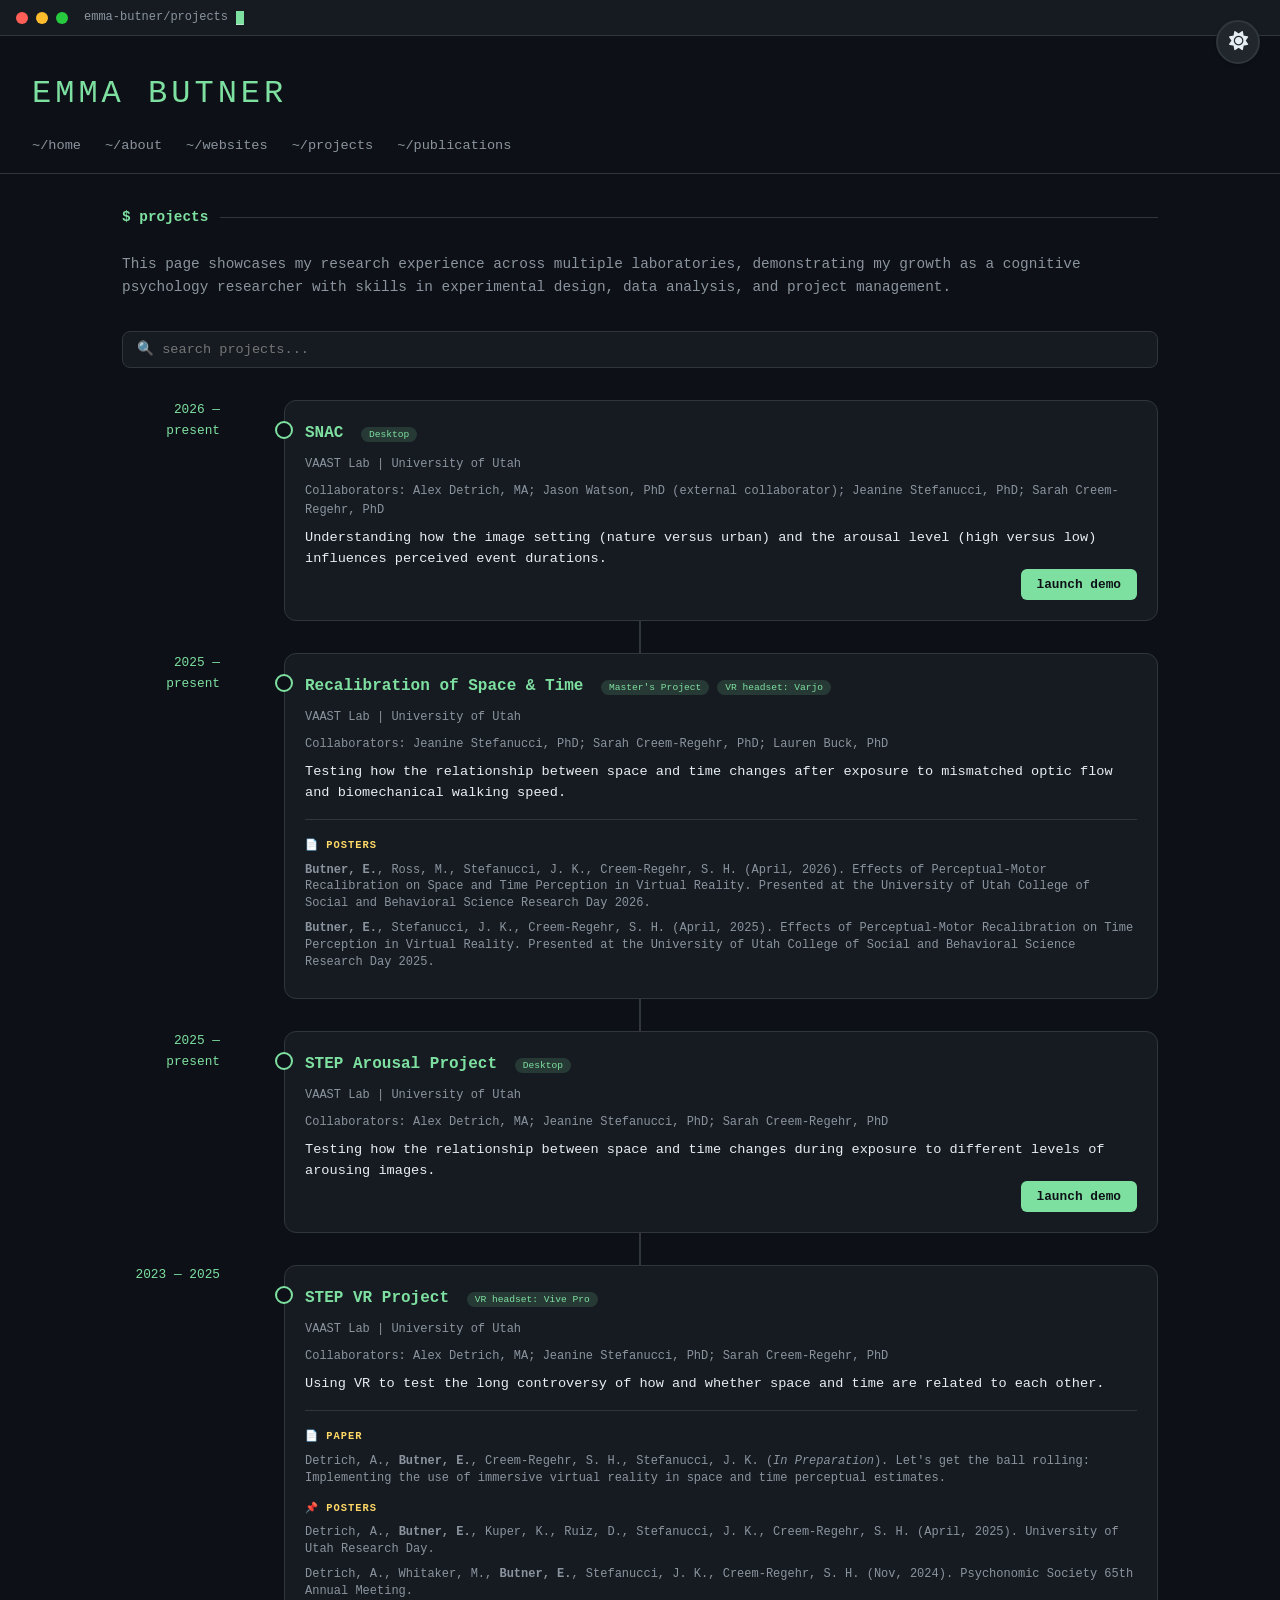
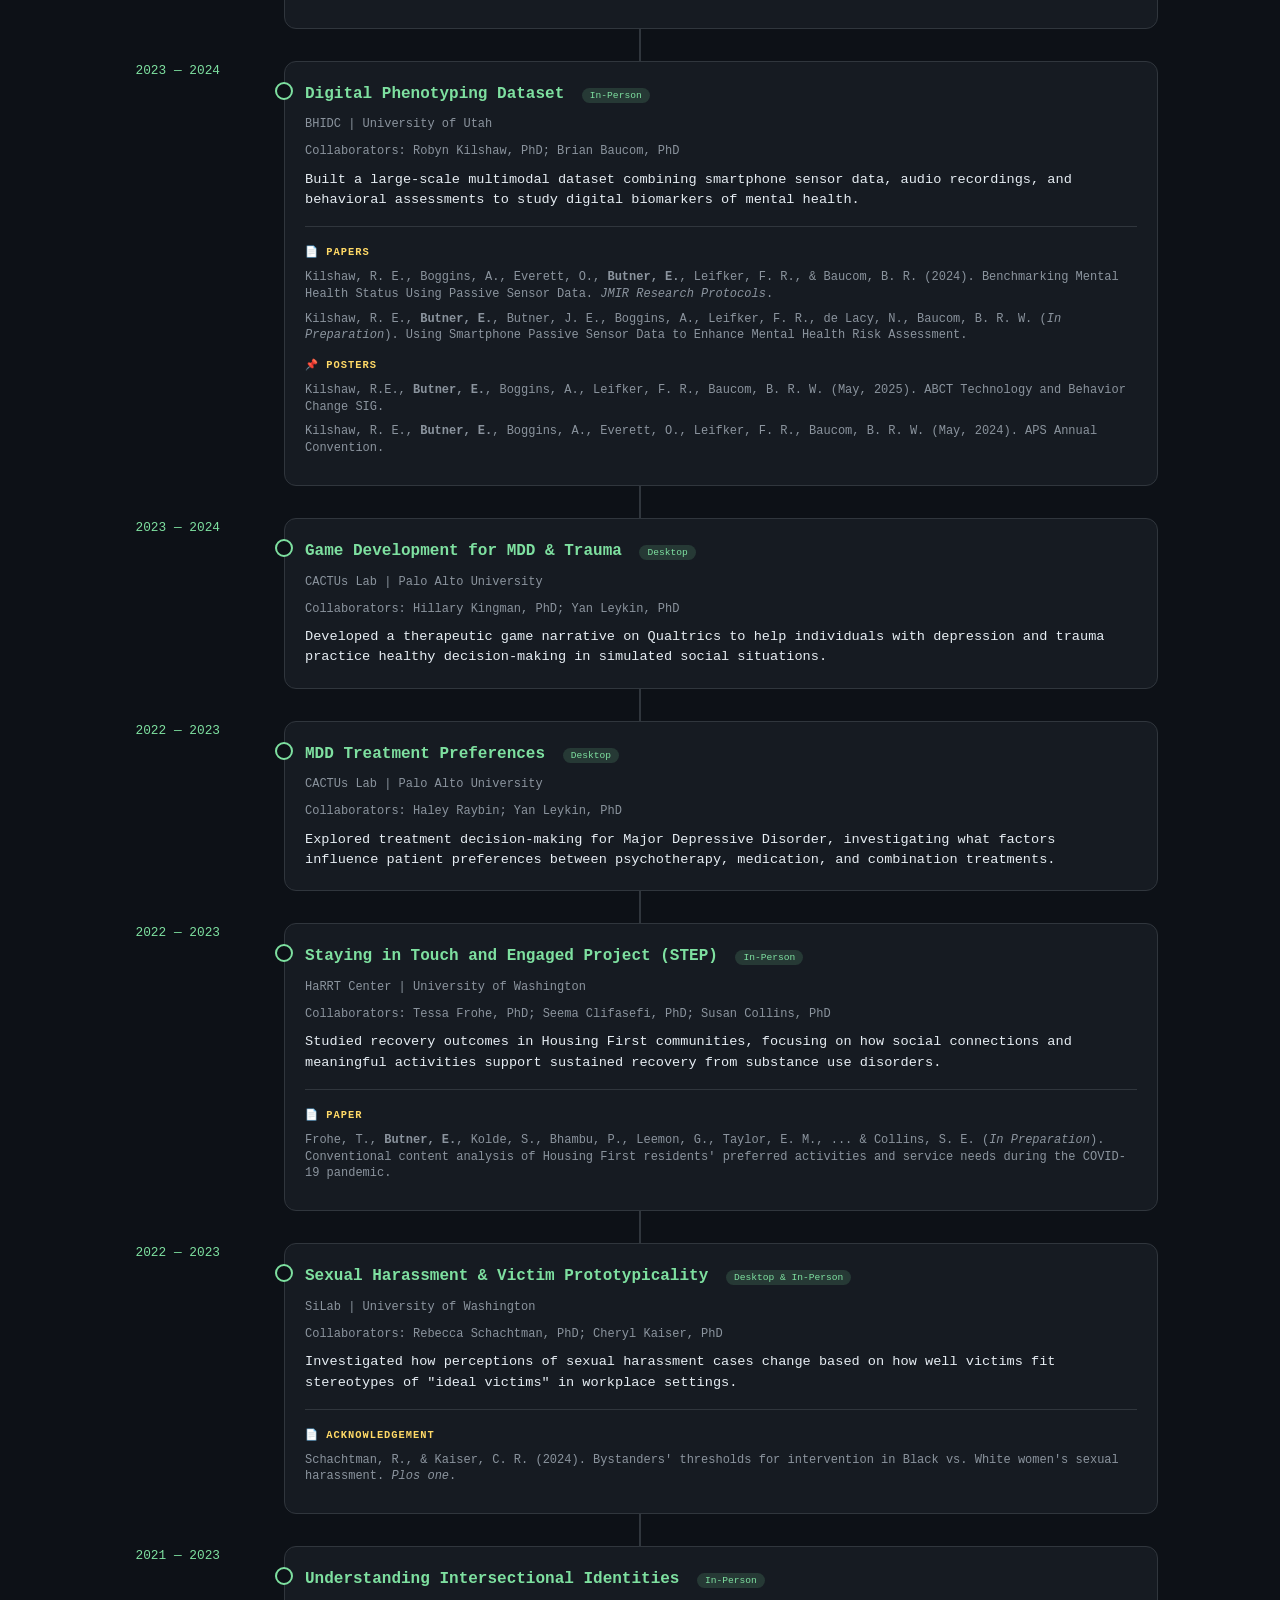
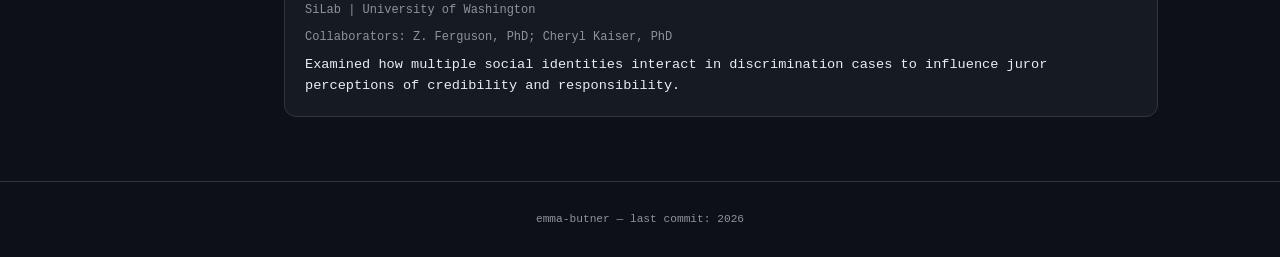
<file: experiment.html>
<!DOCTYPE html>
<html lang="en">
<head>
    <meta charset="UTF-8">
    <meta name="viewport" content="width=device-width, initial-scale=1.0">
    <title>Emma Butner | Research Projects</title>
    <link rel="stylesheet" href="home.css">
    <link rel="stylesheet" href="https://cdnjs.cloudflare.com/ajax/libs/font-awesome/6.4.0/css/all.min.css">
    <style>
        /* Demo Modal Styles */
        .demo-modal {
            display: none;
            position: fixed;
            top: 0;
            left: 0;
            width: 100%;
            height: 100%;
            background: rgba(0,0,0,0.95);
            z-index: 1001;
            align-items: center;
            justify-content: center;
        }

        .demo-modal-content {
            background: var(--surface);
            border: 1px solid var(--border);
            border-radius: var(--radius);
            width: 90%;
            max-width: 950px;
            height: 85vh;
            max-height: 85vh;
            position: relative;
            padding: 0;
            display: flex;
            flex-direction: column;
            overflow: hidden;
        }

        .demo-modal-header {
            display: flex;
            justify-content: flex-end;
            align-items: center;
            padding: 0.75rem 1rem;
            border-bottom: 1px solid var(--border);
            background: var(--surface-light);
        }

        .close-demo-modal {
            font-size: 1.5rem;
            cursor: pointer;
            color: var(--text-light);
            transition: color 0.2s;
            line-height: 1;
        }

        .close-demo-modal:hover {
            color: var(--primary);
        }

        .demo-modal-body {
            flex: 1;
            overflow: hidden;
            padding: 0;
        }

        .demo-modal-body iframe {
            width: 100%;
            height: 100%;
            border: none;
        }

        /* Launch button on projects page */
        .demo-launch-btn {
            background: var(--primary);
            color: var(--bg);
            padding: 8px 16px;
            border-radius: 6px;
            border: none;
            font-family: monospace;
            font-size: 0.8rem;
            font-weight: bold;
            cursor: pointer;
            transition: all 0.2s;
            display: block;
            margin-left: auto;
            margin-right: 0;
        }

        .demo-launch-btn:hover {
            background: var(--primary-dark);
            transform: translateY(-2px);
        }
    </style>
</head>
<body>
    <div class="terminal-bar">
        <span class="terminal-dot red"></span>
        <span class="terminal-dot yellow"></span>
        <span class="terminal-dot green"></span>
        <span class="terminal-path">emma-butner/projects</span>
        <span class="cursor">_</span>
    </div>

    <header>
        <h1>EMMA BUTNER</h1>
        <div class="theme-toggle-container">
            <button class="theme-toggle-btn" id="theme-toggle" aria-label="Toggle theme">
                <i class="fas fa-sun"></i>
            </button>
        </div>
        <nav>
            <a href="index.html">~/home</a>
            <a href="aboutme.html">~/about</a>
            <a href="websites.html">~/websites</a>
            <a href="experiment.html">~/projects</a>
            <a href="p&p.html">~/publications</a>
        </nav>
    </header>

    <main>
        <div class="section-header">
            <span class="section-prompt">$ projects</span>
            <span class="section-line"></span>
        </div>

        <p class="projects-intro">This page showcases my research experience across multiple laboratories, demonstrating my growth as a cognitive psychology researcher with skills in experimental design, data analysis, and project management.</p>

        <!-- Search Bar -->
        <div class="search-container">
            <input type="text" id="project-search" placeholder="🔍 search projects...">
        </div>

        <div id="no-results" class="no-results">
            <span class="no-results-prompt">$ grep -r "search term"</span>
            <p>No matching projects found. Try a different search term.</p>
        </div>

        <!-- Research Timeline -->
        <div class="timeline">
            <!-- SNAC -->
            <div class="timeline-item">
                <div class="timeline-date">2026 — present</div>
                <div class="timeline-content">
                    <h3>SNAC <span class="project-badge">Desktop</span></h3>
                    <div class="lab-info">VAAST Lab | University of Utah</div>
                    <div class="lab-info">Collaborators: Alex Detrich, MA; Jason Watson, PhD (external collaborator); Jeanine Stefanucci, PhD; Sarah Creem-Regehr, PhD</div>
                    <p>Understanding how the image setting (nature versus urban) and the arousal level (high versus low) influences perceived event durations.</p>
                    <button class="demo-launch-btn" id="launch-snac-btn">launch demo</button>
                </div>
            </div>

            <!-- Recalibration of Space & Time -->
            <div class="timeline-item">
                <div class="timeline-date">2025 — present</div>
                <div class="timeline-content">
                    <h3>Recalibration of Space & Time <span class="project-badge">Master's Project</span><span class="project-badge">VR headset: Varjo</span></h3>
                    <div class="lab-info">VAAST Lab | University of Utah</div>
                    <div class="lab-info">Collaborators: Jeanine Stefanucci, PhD; Sarah Creem-Regehr, PhD; Lauren Buck, PhD</div>
                    <p>Testing how the relationship between space and time changes after exposure to mismatched optic flow and biomechanical walking speed.</p>
                    <div class="contributions">
                        <span class="contrib-label">📄 posters</span>
                        <p><strong>Butner, E.</strong>, Ross, M., Stefanucci, J. K., Creem-Regehr, S. H. (April, 2026). Effects of Perceptual-Motor Recalibration on Space and Time Perception in Virtual Reality. Presented at the University of Utah College of Social and Behavioral Science Research Day 2026.</p>
                        <p><strong>Butner, E.</strong>, Stefanucci, J. K., Creem-Regehr, S. H. (April, 2025). Effects of Perceptual-Motor Recalibration on Time Perception in Virtual Reality. Presented at the University of Utah College of Social and Behavioral Science Research Day 2025.</p>
                    </div>
                </div>
            </div>

            <!-- STEP Arousal Project -->
            <div class="timeline-item">
                <div class="timeline-date">2025 — present</div>
                <div class="timeline-content">
                    <h3>STEP Arousal Project <span class="project-badge">Desktop</span></h3>
                    <div class="lab-info">VAAST Lab | University of Utah</div>
                    <div class="lab-info">Collaborators: Alex Detrich, MA; Jeanine Stefanucci, PhD; Sarah Creem-Regehr, PhD</div>
                    <p>Testing how the relationship between space and time changes during exposure to different levels of arousing images.</p>
                    <button class="demo-launch-btn" id="launch-stepar-btn">launch demo</button>
                </div>
            </div>

            <!-- STEP VR Project -->
            <div class="timeline-item">
                <div class="timeline-date">2023 — 2025</div>
                <div class="timeline-content">
                    <h3>STEP VR Project <span class="project-badge">VR headset: Vive Pro</span></h3>
                    <div class="lab-info">VAAST Lab | University of Utah</div>
                    <div class="lab-info">Collaborators: Alex Detrich, MA; Jeanine Stefanucci, PhD; Sarah Creem-Regehr, PhD</div>
                    <p>Using VR to test the long controversy of how and whether space and time are related to each other.</p>
                    <div class="contributions">
                        <span class="contrib-label">📄 paper</span>
                        <p>Detrich, A., <strong>Butner, E.</strong>, Creem-Regehr, S. H., Stefanucci, J. K. (<em>In Preparation</em>). Let's get the ball rolling: Implementing the use of immersive virtual reality in space and time perceptual estimates.</p>
                        <span class="contrib-label">📌 posters</span>
                        <p>Detrich, A., <strong>Butner, E.</strong>, Kuper, K., Ruiz, D., Stefanucci, J. K., Creem-Regehr, S. H. (April, 2025). University of Utah Research Day.</p>
                        <p>Detrich, A., Whitaker, M., <strong>Butner, E.</strong>, Stefanucci, J. K., Creem-Regehr, S. H. (Nov, 2024). Psychonomic Society 65th Annual Meeting.</p>
                    </div>
                </div>
            </div>

            <!-- Digital Phenotyping Dataset -->
            <div class="timeline-item">
                <div class="timeline-date">2023 — 2024</div>
                <div class="timeline-content">
                    <h3>Digital Phenotyping Dataset <span class="project-badge">In-Person</span></h3>
                    <div class="lab-info">BHIDC | University of Utah</div>
                    <div class="lab-info">Collaborators: Robyn Kilshaw, PhD; Brian Baucom, PhD</div>
                    <p>Built a large-scale multimodal dataset combining smartphone sensor data, audio recordings, and behavioral assessments to study digital biomarkers of mental health.</p>
                    <div class="contributions">
                        <span class="contrib-label">📄 papers</span>
                        <p>Kilshaw, R. E., Boggins, A., Everett, O., <strong>Butner, E.</strong>, Leifker, F. R., & Baucom, B. R. (2024). Benchmarking Mental Health Status Using Passive Sensor Data. <em>JMIR Research Protocols</em>.</p>
                        <p>Kilshaw, R. E., <strong>Butner, E.</strong>, Butner, J. E., Boggins, A., Leifker, F. R., de Lacy, N., Baucom, B. R. W. (<em>In Preparation</em>). Using Smartphone Passive Sensor Data to Enhance Mental Health Risk Assessment.</p>
                        <span class="contrib-label">📌 posters</span>
                        <p>Kilshaw, R.E., <strong>Butner, E.</strong>, Boggins, A., Leifker, F. R., Baucom, B. R. W. (May, 2025). ABCT Technology and Behavior Change SIG.</p>
                        <p>Kilshaw, R. E., <strong>Butner, E.</strong>, Boggins, A., Everett, O., Leifker, F. R., Baucom, B. R. W. (May, 2024). APS Annual Convention.</p>
                    </div>
                </div>
            </div>

            <!-- Game Development for MDD & Trauma -->
            <div class="timeline-item">
                <div class="timeline-date">2023 — 2024</div>
                <div class="timeline-content">
                    <h3>Game Development for MDD & Trauma <span class="project-badge">Desktop</span></h3>
                    <div class="lab-info">CACTUs Lab | Palo Alto University</div>
                    <div class="lab-info">Collaborators: Hillary Kingman, PhD; Yan Leykin, PhD</div>
                    <p>Developed a therapeutic game narrative on Qualtrics to help individuals with depression and trauma practice healthy decision-making in simulated social situations.</p>
                </div>
            </div>

            <!-- MDD Treatment Preferences -->
            <div class="timeline-item">
                <div class="timeline-date">2022 — 2023</div>
                <div class="timeline-content">
                    <h3>MDD Treatment Preferences <span class="project-badge">Desktop</span></h3>
                    <div class="lab-info">CACTUs Lab | Palo Alto University</div>
                    <div class="lab-info">Collaborators: Haley Raybin; Yan Leykin, PhD</div>
                    <p>Explored treatment decision-making for Major Depressive Disorder, investigating what factors influence patient preferences between psychotherapy, medication, and combination treatments.</p>
                </div>
            </div>

            <!-- STEP Project -->
            <div class="timeline-item">
                <div class="timeline-date">2022 — 2023</div>
                <div class="timeline-content">
                    <h3>Staying in Touch and Engaged Project (STEP) <span class="project-badge">In-Person</span></h3>
                    <div class="lab-info">HaRRT Center | University of Washington</div>
                    <div class="lab-info">Collaborators: Tessa Frohe, PhD; Seema Clifasefi, PhD; Susan Collins, PhD</div>
                    <p>Studied recovery outcomes in Housing First communities, focusing on how social connections and meaningful activities support sustained recovery from substance use disorders.</p>
                    <div class="contributions">
                        <span class="contrib-label">📄 paper</span>
                        <p>Frohe, T., <strong>Butner, E.</strong>, Kolde, S., Bhambu, P., Leemon, G., Taylor, E. M., ... & Collins, S. E. (<em>In Preparation</em>). Conventional content analysis of Housing First residents' preferred activities and service needs during the COVID-19 pandemic.</p>
                    </div>
                </div>
            </div>

            <!-- Sexual Harassment & Victim Prototypicality -->
            <div class="timeline-item">
                <div class="timeline-date">2022 — 2023</div>
                <div class="timeline-content">
                    <h3>Sexual Harassment & Victim Prototypicality <span class="project-badge">Desktop & In-Person</span></h3>
                    <div class="lab-info">SiLab | University of Washington</div>
                    <div class="lab-info">Collaborators: Rebecca Schachtman, PhD; Cheryl Kaiser, PhD</div>
                    <p>Investigated how perceptions of sexual harassment cases change based on how well victims fit stereotypes of "ideal victims" in workplace settings.</p>
                    <div class="contributions">
                        <span class="contrib-label">📄 acknowledgement</span>
                        <p>Schachtman, R., & Kaiser, C. R. (2024). Bystanders' thresholds for intervention in Black vs. White women's sexual harassment. <em>Plos one</em>.</p>
                    </div>
                </div>
            </div>

            <!-- Understanding Intersectional Identities -->
            <div class="timeline-item">
                <div class="timeline-date">2021 — 2023</div>
                <div class="timeline-content">
                    <h3>Understanding Intersectional Identities <span class="project-badge">In-Person</span></h3>
                    <div class="lab-info">SiLab | University of Washington</div>
                    <div class="lab-info">Collaborators: Z. Ferguson, PhD; Cheryl Kaiser, PhD</div>
                    <p>Examined how multiple social identities interact in discrimination cases to influence juror perceptions of credibility and responsibility.</p>
                </div>
            </div>
        </div>
    </main>

    <!-- SNAC Demo Modal -->
    <div id="snac-demo-modal" class="demo-modal">
        <div class="demo-modal-content">
            <div class="demo-modal-header">
                <span class="close-demo-modal" id="close-snac-modal">&times;</span>
            </div>
            <div class="demo-modal-body">
                <iframe src="demo-snac.html" style="width:100%; height:100%; border:none;"></iframe>
            </div>
        </div>
    </div>

    <!-- STEP AR Demo Modal -->
    <div id="stepar-demo-modal" class="demo-modal">
        <div class="demo-modal-content">
            <div class="demo-modal-header">
                <span class="close-demo-modal" id="close-stepar-modal">&times;</span>
            </div>
            <div class="demo-modal-body">
                <iframe src="demo-stepar.html" style="width:100%; height:100%; border:none;"></iframe>
            </div>
        </div>
    </div>

    <footer>
        <div class="footer-line"></div>
        <div class="footer-content">
            <span class="footer-cmd">emma-butner — last commit: 2026</span>
        </div>
    </footer>

    <script>
        const searchInput = document.getElementById('project-search');
        const timelineItems = document.querySelectorAll('.timeline-item');
        const noResultsDiv = document.getElementById('no-results');

        function filterProjects() {
            const searchTerm = searchInput.value.toLowerCase();
            let visibleCount = 0;

            timelineItems.forEach(item => {
                const text = item.innerText.toLowerCase();
                if (text.includes(searchTerm)) {
                    item.style.display = '';
                    visibleCount++;
                } else {
                    item.style.display = 'none';
                }
            });

            noResultsDiv.style.display = visibleCount === 0 ? 'block' : 'none';
        }

        if (searchInput) {
            searchInput.addEventListener('input', filterProjects);
        }

        // SNAC Modal
        const snacModal = document.getElementById('snac-demo-modal');
        const launchSnacBtn = document.getElementById('launch-snac-btn');
        const closeSnacModal = document.getElementById('close-snac-modal');

        function openSnacModal() {
            snacModal.style.display = 'flex';
            document.body.style.overflow = 'hidden';
        }

        function closeSnacModalFunc() {
            snacModal.style.display = 'none';
            document.body.style.overflow = 'auto';
        }

        if (launchSnacBtn) launchSnacBtn.addEventListener('click', openSnacModal);
        if (closeSnacModal) closeSnacModal.addEventListener('click', closeSnacModalFunc);

        snacModal.addEventListener('click', function(event) {
            if (event.target === snacModal) closeSnacModalFunc();
        });

        // STEP AR Modal
        const steparModal = document.getElementById('stepar-demo-modal');
        const launchStepArBtn = document.getElementById('launch-stepar-btn');
        const closeStepArModal = document.getElementById('close-stepar-modal');

        function openStepArModal() {
            steparModal.style.display = 'flex';
            document.body.style.overflow = 'hidden';
        }

        function closeStepArModalFunc() {
            steparModal.style.display = 'none';
            document.body.style.overflow = 'auto';
        }

        if (launchStepArBtn) launchStepArBtn.addEventListener('click', openStepArModal);
        if (closeStepArModal) closeStepArModal.addEventListener('click', closeStepArModalFunc);

        steparModal.addEventListener('click', function(event) {
            if (event.target === steparModal) closeStepArModalFunc();
        });

        // Escape key closes both modals
        document.addEventListener('keydown', function(e) {
            if (e.key === 'Escape') {
                if (snacModal.style.display === 'flex') closeSnacModalFunc();
                if (steparModal.style.display === 'flex') closeStepArModalFunc();
            }
        });

        // Theme Toggle with localStorage persistence
        const themeToggle = document.getElementById('theme-toggle');

        // Check saved preference on page load
        const savedTheme = localStorage.getItem('theme');
        if (savedTheme === 'light') {
            document.body.classList.add('light-theme');
            themeToggle.innerHTML = '<i class="fas fa-moon"></i>';
        } else {
            document.body.classList.remove('light-theme');
            themeToggle.innerHTML = '<i class="fas fa-sun"></i>';
        }

        themeToggle.addEventListener('click', function() {
            const isLight = document.body.classList.toggle('light-theme');
            if (isLight) {
                this.innerHTML = '<i class="fas fa-moon"></i>';
                localStorage.setItem('theme', 'light');
            } else {
                this.innerHTML = '<i class="fas fa-sun"></i>';
                localStorage.setItem('theme', 'dark');
            }
        });
    </script>
</body>
</html>
</file>
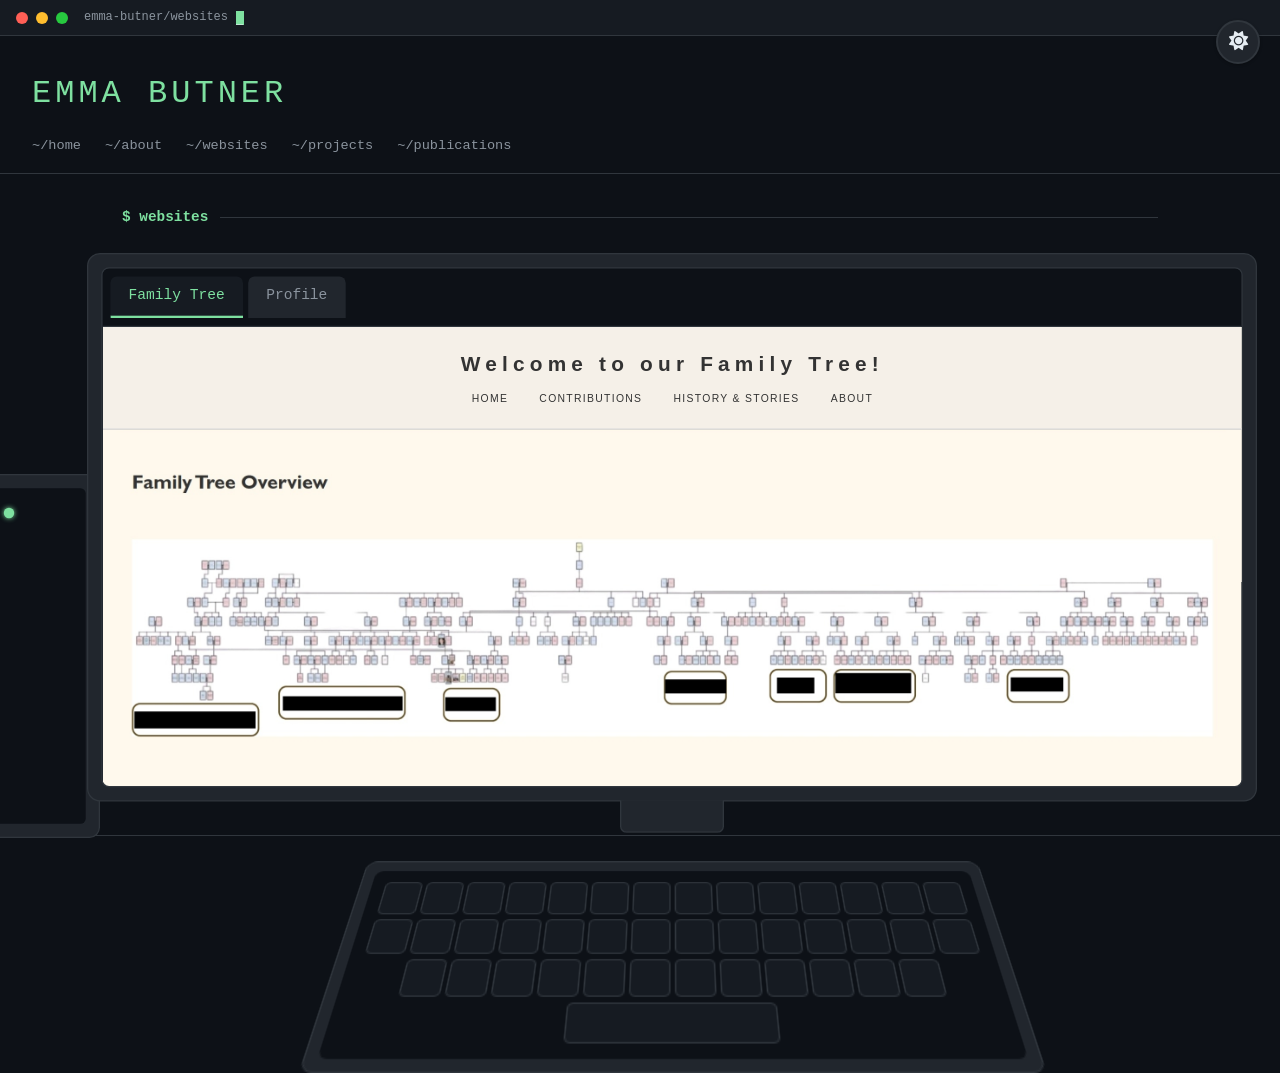
<file: websites.html>
<!DOCTYPE html>
<html lang="en">
<head>
    <meta charset="UTF-8">
    <meta name="viewport" content="width=device-width, initial-scale=1.0">
    <title>Emma Butner | Websites</title>
    <link rel="stylesheet" href="home.css">
    <link rel="stylesheet" href="https://cdnjs.cloudflare.com/ajax/libs/font-awesome/6.4.0/css/all.min.css">
    <style>
        /* Center the computer setup and enlarge it */
        .computer-setup {
            display: flex;
            justify-content: center;
            align-items: center;
            flex-direction: column;
            margin: 0 auto;
            transform: scale(1.3);
            transform-origin: top center;
            padding: 2rem 0 4rem 0;
        }

        .monitor {
            width: 900px !important;
            max-width: 95vw;
        }

        .screen {
            height: 400px !important;
        }

        .screen-content {
            height: 100%;
            overflow-y: auto;
        }

        /* Make iframe fill the screen nicely */
        .website-iframe {
            width: 100%;
            height: 100%;
            border: none;
        }

        .keyboard-container {
            width: 100%;
            display: flex;
            justify-content: center;
            margin-top: 3rem;
        }
    </style>
</head>
<body>
    <div class="terminal-bar">
        <span class="terminal-dot red"></span>
        <span class="terminal-dot yellow"></span>
        <span class="terminal-dot green"></span>
        <span class="terminal-path">emma-butner/websites</span>
        <span class="cursor">_</span>
    </div>

    <header>
        <h1>EMMA BUTNER</h1>
        <div class="theme-toggle-container">
            <button class="theme-toggle-btn" id="theme-toggle" aria-label="Toggle theme">
                <i class="fas fa-sun"></i>
            </button>
        </div>
        <nav>
            <a href="index.html">~/home</a>
            <a href="aboutme.html">~/about</a>
            <a href="websites.html">~/websites</a>
            <a href="experiment.html">~/projects</a>
            <a href="p&p.html">~/publications</a>
        </nav>
    </header>

    <main>
        <div class="section-header">
            <span class="section-prompt">$ websites</span>
            <span class="section-line"></span>
        </div>

        <!-- Computer Setup (centered & enlarged) -->
        <div class="computer-setup">
            <!-- Computer Tower -->
            <div class="tower">
                <div class="tower-front">
                    <div class="tower-led"></div>
                </div>
            </div>

            <!-- Monitor -->
            <div class="monitor">
                <div class="screen">
                    <div class="website-tabs">
                        <div class="website-tab active" onclick="showFamilyTree()">Family Tree</div>
                        <div class="website-tab" onclick="showProfile()">Profile</div>
                    </div>
                    <div class="screen-content">
                        <!-- Family Tree Website Header -->
                        <div class="ft-header">
                            <div class="ft-header-title">
                                <h1 id="ft-page-title">Welcome to our Family Tree!</h1>
                                <nav>
                                    <a href="#" onclick="showPage('home')">Home</a>
                                    <a href="#" onclick="showPage('contributions')">Contributions</a>
                                    <a href="#" onclick="showPage('history')">History & Stories</a>
                                    <a href="#" onclick="showPage('about')">About</a>
                                </nav>
                            </div>
                        </div>
                        
                        <!-- Website Image Container -->
                        <img src="site-images/comp.home.jpeg" alt="Family Tree Home Page" class="website-image" id="current-image">
                    </div>
                </div>
                <div class="monitor-stand"></div>
            </div>

            <!-- Slanted Keyboard -->
            <div class="keyboard-container">
                <div class="keyboard">
                    <div class="keyboard-top">
                        <div class="key-row">
                            <div class="key"></div><div class="key"></div><div class="key"></div><div class="key"></div>
                            <div class="key"></div><div class="key"></div><div class="key"></div><div class="key"></div>
                            <div class="key"></div><div class="key"></div><div class="key"></div><div class="key"></div>
                            <div class="key"></div><div class="key"></div>
                        </div>
                        <div class="key-row">
                            <div class="key"></div><div class="key"></div><div class="key"></div><div class="key"></div>
                            <div class="key"></div><div class="key"></div><div class="key"></div><div class="key"></div>
                            <div class="key"></div><div class="key"></div><div class="key"></div><div class="key"></div>
                            <div class="key"></div><div class="key"></div>
                        </div>
                        <div class="key-row">
                            <div class="key"></div><div class="key"></div><div class="key"></div><div class="key"></div>
                            <div class="key"></div><div class="key"></div><div class="key"></div><div class="key"></div>
                            <div class="key"></div><div class="key"></div><div class="key"></div><div class="key"></div>
                        </div>
                        <div style="text-align: center;">
                            <div class="key-space"></div>
                        </div>
                    </div>
                </div>
            </div>
        </div>
    </main>

    <footer>
        <div class="footer-line"></div>
        <div class="footer-content">
            <span class="footer-cmd">emma-butner — last commit: 2026</span>
        </div>
    </footer>

    <script>
        // Family Tree page switching
        function showPage(page) {
            const title = document.getElementById('ft-page-title');
            const image = document.getElementById('current-image');
            const navLinks = document.querySelectorAll('.ft-header-title nav a');
            
            // Reset all nav links
            navLinks.forEach(link => {
                link.style.fontWeight = 'normal';
                link.style.backgroundColor = 'transparent';
            });
            
            // Update based on selected page
            if (page === 'home') {
                title.textContent = 'Welcome to our Family Tree!';
                image.src = 'site-images/comp.home.jpeg';
                navLinks[0].style.fontWeight = 'bold';
                navLinks[0].style.backgroundColor = 'rgba(0,0,0,0.1)';
            } else if (page === 'contributions') {
                title.textContent = 'Contributions to the Family Tree';
                image.src = 'site-images/comp.contributions.jpeg';
                navLinks[1].style.fontWeight = 'bold';
                navLinks[1].style.backgroundColor = 'rgba(0,0,0,0.1)';
            } else if (page === 'history') {
                title.textContent = 'History & Stories';
                image.src = 'site-images/comp.history.jpeg';
                navLinks[2].style.fontWeight = 'bold';
                navLinks[2].style.backgroundColor = 'rgba(0,0,0,0.1)';
            } else if (page === 'about') {
                title.textContent = 'About this Website';
                image.src = 'site-images/comp.about.jpeg';
                navLinks[3].style.fontWeight = 'bold';
                navLinks[3].style.backgroundColor = 'rgba(0,0,0,0.1)';
            }
            
            document.querySelector('.screen-content').scrollTop = 0;
        }

        // Profile (Jade Butner) - embedded website
        function showProfile() {
            const screenContent = document.querySelector('.screen-content');
            const tabs = document.querySelectorAll('.website-tab');
            
            // Update active tab
            tabs[0].classList.remove('active');
            tabs[1].classList.add('active');
            
            // Embed the Jade Butner website
            screenContent.innerHTML = `
                <div class="profile-header">
                    <div class="profile-header-title">
                        <a href="https://jadebutner.github.io/index.html" class="contact-link" target="_blank">Website Link</a>

                    </div>
                </div>
                <iframe src="https://jadebutner.github.io/productions.html" class="website-iframe" title="Jade Butner Productions"></iframe>
            `;
        }

        function showProfilePage(page) {
            const iframe = document.querySelector('.website-iframe');
            const navLinks = document.querySelectorAll('.profile-header-title nav a');
            
            if (navLinks.length > 0) {
                navLinks.forEach(link => {
                    link.style.fontWeight = 'normal';
                    link.style.backgroundColor = 'transparent';
                });
            }
            
            if (page === 'about') {
                if (navLinks[0]) navLinks[0].style.fontWeight = 'bold';
                if (iframe) iframe.src = 'https://jadebutner.github.io/';
            } else if (page === 'productions') {
                if (navLinks[1]) navLinks[1].style.fontWeight = 'bold';
                if (iframe) iframe.src = 'https://jadebutner.github.io/productions.html';
            }
        }

        // Tab switching functions
        function showFamilyTree() {
            const screenContent = document.querySelector('.screen-content');
            const tabs = document.querySelectorAll('.website-tab');
            
            tabs[0].classList.add('active');
            tabs[1].classList.remove('active');
            
            screenContent.innerHTML = `
                <div class="ft-header">
                    <div class="ft-header-title">
                        <h1 id="ft-page-title">Welcome to our Family Tree!</h1>
                        <nav>
                            <a href="#" onclick="showPage('home')">Home</a>
                            <a href="#" onclick="showPage('contributions')">Contributions</a>
                            <a href="#" onclick="showPage('history')">History & Stories</a>
                            <a href="#" onclick="showPage('about')">About</a>
                        </nav>
                    </div>
                </div>
                <img src="site-images/comp.home.jpeg" alt="Family Tree Home Page" class="website-image" id="current-image">
            `;
        }

        // Theme Toggle with localStorage persistence
        const themeToggle = document.getElementById('theme-toggle');

        // Check saved preference on page load
        const savedTheme = localStorage.getItem('theme');
        if (savedTheme === 'light') {
            document.body.classList.add('light-theme');
            themeToggle.innerHTML = '<i class="fas fa-moon"></i>';
        } else {
            document.body.classList.remove('light-theme');
            themeToggle.innerHTML = '<i class="fas fa-sun"></i>';
        }

        themeToggle.addEventListener('click', function() {
            const isLight = document.body.classList.toggle('light-theme');
            if (isLight) {
                this.innerHTML = '<i class="fas fa-moon"></i>';
                localStorage.setItem('theme', 'light');
            } else {
                this.innerHTML = '<i class="fas fa-sun"></i>';
                localStorage.setItem('theme', 'dark');
            }
        });
    </script>
</body>
</html>
</file>
<file: home.css>
:root {
  --bg: #0D1117;
  --surface: #161B22;
  --surface-light: #21262D;
  --primary: #7EE0A0;
  --primary-dark: #5CCD7E;
  --accent: #FFD966;
  --text: #E6EDF3;
  --text-light: #8B949E;
  --border: #30363D;
  --shadow: 0 4px 12px rgba(0,0,0,0.3);
  --radius: 12px;
  
  /* ADD THESE MISSING VARIABLES */
  --radius-sm: 8px;
  --shadow-sm: 0 1px 3px rgba(0,0,0,0.3);
  --shadow-md: 0 4px 6px -1px rgba(0,0,0,0.3);
  --shadow-lg: 0 10px 15px -3px rgba(0,0,0,0.3);
  --header-bg: #f5f0e8;  /* Or whatever color the p4p header should be */
}

* {
  margin: 0;
  padding: 0;
  box-sizing: border-box;
}

body {
  font-family: 'SF Mono', 'Courier New', 'Fira Code', monospace;
  background-color: var(--bg);
  color: var(--text);
  line-height: 1.6;
  min-height: 100vh;
  display: flex;
  flex-direction: column;
}

/* Terminal Bar */
.terminal-bar {
  background: var(--surface);
  padding: 8px 16px;
  border-bottom: 1px solid var(--border);
  display: flex;
;
  align-items: center;
  gap: 8px;
  font-size: 0.75rem;
  font-family: monospace;
}

.terminal-dot {
  width: 12px;
  height: 12px;
  border-radius: 50%;
  display: inline-block;
}

.terminal-dot.red { background: #FF5F56; }
.terminal-dot.yellow { background: #FFBD2E; }
.terminal-dot.green { background: #27C93F; }

.terminal-path {
  color: var(--text-light);
  margin-left: 8px;
}

.cursor {
  background: var(--primary);
  width: 8px;
  height: 14px;
  display: inline-block;
  animation: blink 1s infinite;
}

/* Header */
header {
  padding: 2rem 2rem 1rem;
  border-bottom: 1px solid var(--border);
}

h1 {
  font-size: 2rem;
  font-weight: 400;
  letter-spacing: 4px;
  color: var(--primary);
  margin-bottom: 1rem;
}

.tagline-container {
  display: flex;
  align-items: center;
  gap: 8px;
  font-size: 1rem;
  margin-bottom: 1.5rem;
}

.prompt {
  color: var(--primary);
  font-weight: bold;
}

#typed-tagline {
  color: var(--text-light);
}

.cursor-blink {
  animation: blink 1s step-end infinite;
  color: var(--primary);
}

@keyframes blink {
  0%, 100% { opacity: 1; }
  50% { opacity: 0; }
}

nav {
  display: flex;
  gap: 1.5rem;
  flex-wrap: wrap;
}

nav a {
  color: var(--text-light);
  text-decoration: none;
  font-size: 0.85rem;
  transition: color 0.2s;
}

nav a:hover {
  color: var(--primary);
}

/* Main */
main {
  max-width: 1100px;
  margin: 0 auto;
  padding: 2rem;
  flex: 1;
}

/* Hero */
.hero {
  margin-bottom: 4rem;
}

.hero-badge {
  display: inline-flex;
  align-items: center;
  gap: 6px;
  background: rgba(126, 224, 160, 0.1);
  border: 1px solid var(--primary);
  border-radius: 40px;
  padding: 4px 12px;
  font-size: 0.7rem;
  color: var(--primary);
  margin-bottom: 1.5rem;
}

.hero h2 {
  font-size: 3rem;
  font-weight: 600;
  line-height: 1.2;
  margin-bottom: 1rem;
}

.gradient-text {
  background: linear-gradient(135deg, var(--primary) 0%, var(--accent) 100%);
  -webkit-background-clip: text;
  background-clip: text;
  color: transparent;
}

.hero-subtitle {
  font-size: 1.1rem;
  color: var(--text-light);
  max-width: 550px;
  margin-bottom: 2rem;
  line-height: 1.5;
}

.hero-buttons {
  display: flex;
  gap: 1rem;
  flex-wrap: wrap;
}

.button {
  padding: 10px 20px;
  border-radius: 6px;
  font-family: monospace;
  font-size: 0.85rem;
  font-weight: 500;
  text-decoration: none;
  transition: all 0.2s;
  cursor: pointer;
}

.button.primary {
  background: var(--primary);
  color: var(--bg);
  border: none;
}

.button.primary:hover {
  background: var(--primary-dark);
  transform: translateY(-2px);
}

.button.secondary {
  background: transparent;
  color: var(--text);
  border: 1px solid var(--border);
}

.button.secondary:hover {
  border-color: var(--primary);
  color: var(--primary);
}

/* Research Grid */
.research-grid {
  display: grid;
  grid-template-columns: repeat(auto-fit, minmax(220px, 1fr));
  gap: 1.5rem;
  margin-bottom: 4rem;
}

.research-card {
  background: var(--surface);
  border: 1px solid var(--border);
  border-radius: var(--radius);
  padding: 1.5rem;
  transition: all 0.2s;
}

.research-card:hover {
  transform: translateY(-4px);
  border-color: var(--primary);
}

.card-icon {
  font-size: 2rem;
  margin-bottom: 1rem;
}

.research-card h3 {
  font-size: 1.1rem;
  margin-bottom: 0.5rem;
  font-weight: 500;
}

.research-card p {
  font-size: 0.85rem;
  color: var(--text-light);
  margin-bottom: 1rem;
}

.card-tag {
  font-size: 0.7rem;
  color: var(--primary);
  background: rgba(126, 224, 160, 0.1);
  padding: 2px 8px;
  border-radius: 20px;
}

/* Featured Section */
.featured-section {
  margin-bottom: 4rem;
}

.section-header {
  display: flex;
  align-items: center;
  gap: 12px;
  margin-bottom: 1.5rem;
}

.section-prompt {
  color: var(--primary);
  font-weight: bold;
  font-size: 0.9rem;
}

.section-line {
  flex: 1;
  height: 1px;
  background: var(--border);
}

.featured-grid {
  display: grid;
  grid-template-columns: repeat(auto-fit, minmax(280px, 1fr));
  gap: 1.5rem;
}

.featured-card {
  background: var(--surface);
  border: 1px solid var(--border);
  border-radius: var(--radius);
  padding: 1.5rem;
  transition: all 0.2s;
}

.featured-card:hover {
  border-color: var(--primary);
}

.featured-number {
  font-size: 2rem;
  font-weight: 600;
  color: var(--primary);
  opacity: 0.5;
  margin-bottom: 0.75rem;
  font-family: monospace;
}

.featured-card h4 {
  font-size: 1.1rem;
  margin-bottom: 0.5rem;
}

.featured-card p {
  font-size: 0.85rem;
  color: var(--text-light);
  margin-bottom: 1rem;
  line-height: 1.4;
}

.card-link {
  color: var(--primary);
  text-decoration: none;
  font-size: 0.8rem;
  transition: opacity 0.2s;
}

.card-link:hover {
  opacity: 0.7;
}

/* Contact Terminal */
.contact-terminal {
  background: var(--surface);
  border: 1px solid var(--border);
  border-radius: var(--radius);
  padding: 1.5rem;
}

.contact-prompt {
  display: flex;
  align-items: center;
  gap: 8px;
  margin-bottom: 1rem;
  padding-bottom: 0.75rem;
  border-bottom: 1px solid var(--border);
}

.prompt-arrow {
  color: var(--primary);
  font-weight: bold;
}

.contact-cmd {
  color: var(--accent);
  font-family: monospace;
}

.contact-links {
  display: flex;
  flex-wrap: wrap;
  gap: 1.5rem;
}

.contact-link {
  color: var(--text-light);
  text-decoration: none;
  font-size: 0.85rem;
  transition: color 0.2s;
}

.contact-link:hover {
  color: var(--primary);
}

/* Footer */
footer {
  border-top: 1px solid var(--border);
  padding: 1.5rem 2rem;
  text-align: center;
}

.footer-cmd {
  color: var(--text-light);
  font-size: 0.7rem;
  font-family: monospace;
}

/* ========== ABOUT PAGE STYLES ========== */

/* Two Column Layout */
.two-column-container {
    display: grid;
    grid-template-columns: 1fr 2fr;
    gap: 2rem;
    margin: 2rem 0;
}

/* Left Column */
.left-column {
    background: var(--surface);
    border: 1px solid var(--border);
    border-radius: var(--radius);
    padding: 1.5rem;
}

.profile-image {
    width: 100%;
    border-radius: var(--radius);
    margin-bottom: 1.5rem;
    border: 1px solid var(--border);
}

.code-header {
    margin-bottom: 1rem;
}

.code-header .tag {
    color: var(--primary);
    font-family: monospace;
    font-size: 0.8rem;
}

.bio-intro {
    font-size: 0.9rem;
    line-height: 1.5;
    margin-bottom: 1.5rem;
    color: var(--text);
}

/* Info Sections */
.info-section {
    margin: 1.5rem 0;
}

.info-header {
    display: flex;
    align-items: center;
    gap: 8px;
    margin-bottom: 0.75rem;
    padding-bottom: 0.5rem;
    border-bottom: 1px solid var(--border);
}

.info-prompt {
    color: var(--primary);
    font-weight: bold;
    font-size: 0.8rem;
}

.info-title {
    color: var(--accent);
    font-family: monospace;
    font-size: 0.8rem;
}

.info-list {
    list-style: none;
}

.info-list li {
    display: flex;
    align-items: center;
    gap: 10px;
    padding: 6px 0;
    font-size: 0.85rem;
    color: var(--text-light);
}

.info-list li i {
    width: 20px;
    color: var(--primary);
}

.info-list li a {
    color: var(--text-light);
    text-decoration: none;
    transition: color 0.2s;
}

.info-list li a:hover {
    color: var(--primary);
}

/* CV Buttons */
.cv-section {
    margin-top: 1.5rem;
    padding-top: 0.5rem;
}

.cv-buttons {
    display: flex;
    gap: 1rem;
    margin-top: 0.75rem;
}

.cv-button {
    display: inline-flex;
    align-items: center;
    gap: 6px;
    background: var(--surface-light);
    color: var(--text);
    text-decoration: none;
    padding: 8px 16px;
    border-radius: 6px;
    font-size: 0.8rem;
    font-family: monospace;
    border: 1px solid var(--border);
    transition: all 0.2s;
}

.cv-button:hover {
    border-color: var(--primary);
    color: var(--primary);
}

/* Right Column */
.right-column {
    background: var(--surface);
    border: 1px solid var(--border);
    border-radius: var(--radius);
    padding: 1.5rem;
}

.about-blurb {
    margin: 1.5rem 0;
}

.about-blurb p {
    font-size: 0.9rem;
    line-height: 1.6;
    color: var(--text-light);
}

.highlight-text {
    color: var(--primary);
    font-weight: 500;
}

.lab-container {
    margin: 2rem 0;
}

.lab-image {
    width: 100%;
    border-radius: var(--radius);
    border: 1px solid var(--border);
}

.caption {
    font-size: 0.7rem;
    color: var(--text-light);
    text-align: center;
    margin-top: 0.5rem;
    font-family: monospace;
}

/* Connect Text */
.connect-text {
    font-size: 0.85rem;
    color: var(--text-light);
    margin: 1rem 0;
    line-height: 1.5;
}

/* Responsive */
@media (max-width: 900px) {
    .two-column-container {
        grid-template-columns: 1fr;
        gap: 1.5rem;
    }
    
    .cv-buttons {
        flex-direction: column;
    }
    
    .cv-button {
        justify-content: center;
    }
}

/* Responsive */
@media (max-width: 768px) {
  main {
    padding: 1.5rem;
  }
  
  .hero h2 {
    font-size: 2rem;
  }
  
  h1 {
    font-size: 1.5rem;
    letter-spacing: 2px;
  }
  
  .contact-links {
    flex-direction: column;
    gap: 0.75rem;
  }
}

/* ========== WEBSITES PAGE ========== */
.code-note {
    display: flex;
    align-items: center;
    justify-content: center;
    gap: 8px;
    margin-top: 2rem;
    padding: 0.75rem;
    background: var(--surface);
    border: 1px solid var(--border);
    border-radius: 8px;
    max-width: 500px;
    margin-left: auto;
    margin-right: auto;
}

.note-prompt {
    color: var(--primary);
    font-size: 1rem;
}

.note-text {
    font-size: 0.75rem;
    color: var(--text-light);
    font-family: monospace;
}

/* ========== COMPUTER SETUP (Websites Page) ========== */
.computer-setup {
    position: relative;
    width: 1100px;
    height: 550px;
    margin: 2rem auto;
}

.tower {
    position: absolute;
    left: 10px;
    bottom: 100px;
    width: 100px;
    height: 280px;
    background: var(--surface-light);
    border-radius: 8px;
    border: 1px solid var(--border);
    z-index: 1;
}

.tower-front {
    position: absolute;
    top: 10px;
    left: 10px;
    right: 10px;
    bottom: 10px;
    background: var(--bg);
    border-radius: 4px;
}

.tower-led {
    position: absolute;
    top: 15px;
    left: 15px;
    width: 8px;
    height: 8px;
    background: var(--primary);
    border-radius: 50%;
    box-shadow: 0 0 4px var(--primary);
}

.monitor {
    position: absolute;
    left: 100px;
    top: 0;
    width: 600px;
    background: var(--surface-light);
    padding: 10px;
    border-radius: 10px;
    border: 1px solid var(--border);
    z-index: 2;
}

.monitor-stand {
    position: absolute;
    bottom: -25px;
    left: 50%;
    transform: translateX(-50%);
    width: 80px;
    height: 25px;
    background: var(--surface-light);
    border-radius: 0 0 5px 5px;
    border: 1px solid var(--border);
    border-top: none;
}

.screen {
    background: var(--surface);
    border-radius: 6px;
    overflow: hidden;
    height: 350px;
    display: flex;
    flex-direction: column;
    border: 1px solid var(--border);
}

.screen-content {
    flex: 1;
    overflow-y: auto;
    padding: 0;
}

.website-tabs {
    display: flex;
    background: var(--bg);
    padding: 6px;
    gap: 4px;
    border-bottom: 1px solid var(--border);
}

.website-tab {
    padding: 6px 14px;
    background: var(--surface-light);
    border-radius: 5px 5px 0 0;
    cursor: pointer;
    font-size: 0.7rem;
    font-weight: 500;
    color: var(--text-light);
    font-family: monospace;
    transition: all 0.2s;
}

.website-tab:hover {
    color: var(--primary);
}

.website-tab.active {
    background: var(--surface);
    color: var(--primary);
    border-bottom: 2px solid var(--primary);
}

.p4p-header nav a {
    color: var(--border);
}

.website-image {
    width: 100%;
    height: auto;
    display: block;
}

.keyboard-container {
    position: absolute;
    bottom: -80px;
    width: 450px;
    transform: perspective(500px) rotateX(35deg);
    transform-origin: top center;
    z-index: 3;
}

.keyboard {
    background: var(--surface-light);
    border-radius: 8px;
    border: 1px solid var(--border);
}

.keyboard-top {
    background: var(--bg);
    border-radius: 6px;
    margin: 8px;
    padding: 10px;
}

.key-row {
    display: flex;
    justify-content: center;
    gap: 3px;
    margin-bottom: 4px;
}

.key {
    width: 28px;
    height: 28px;
    background: var(--surface);
    border-radius: 4px;
    border: 1px solid var(--border);
}

.key-space {
    width: 140px;
    height: 28px;
    background: var(--surface);
    border-radius: 4px;
    margin: 4px auto 0;
    border: 1px solid var(--border);
}

.phone {
    position: absolute;
    right: 50px;
    top: 30px;
    background: var(--surface-light);
    border-radius: 24px;
    padding: 10px 8px;
    width: 220px;
    border: 1px solid var(--border);
    z-index: 4;
}

.phone-screen {
    background: var(--surface);
    border-radius: 16px;
    height: 400px;
    overflow-y: auto;
    padding: 10px;
}

.phone-website-tabs {
    display: flex;
    background: var(--bg);
    padding: 4px;
    gap: 4px;
    border-radius: 8px;
    margin-bottom: 10px;
}

.phone-website-tab {
    flex: 1;
    padding: 4px;
    background: var(--surface-light);
    border-radius: 4px;
    cursor: pointer;
    font-size: 0.6rem;
    text-align: center;
    color: var(--text-light);
    font-family: monospace;
}

.phone-website-tab.active {
    background: var(--primary);
    color: var(--bg);
}

.phone-ft-header, .phone-p4p-header {
    padding: 0.5rem;
    text-align: center;
    border-radius: 8px;
    margin-bottom: 10px;
}

.phone-ft-header {
    background: #f5f0e8;
}

.phone-p4p-header {
    background: var(--header-bg);
}

.phone-ft-header h1, .phone-p4p-header h1 {
    margin: 0 0 0.5rem;
}

.phone-ft-nav, .phone-p4p-nav {
    display: flex;
    flex-wrap: wrap;
    justify-content: center;
    gap: 6px;
}

.phone-ft-nav a, .phone-p4p-nav a {
    text-decoration: none;
    font-size: 0.65rem;
    padding: 2px 6px;
    border-radius: 4px;
}

.phone-ft-nav a {
    color: var(--text);
}

.phone-p4p-nav a {
    color: var(--border);
}

/* Responsive */
@media (max-width: 1100px) {
    .computer-setup {
        transform: scale(0.85);
        transform-origin: top center;
        height: 480px;
    }
}

@media (max-width: 900px) {
    .computer-setup {
        display: none;
    }
    
    .phone {
        display: block;
        position: relative;
        right: auto;
        margin: 0 auto;
        width: 280px;
    }
}

@media (min-width: 901px) {
    .phone {
        display: block;
    }
}

/* Side Light Productions Header */
.sidelight-header {
    background: #1a1a2e;
    padding: 1rem;
    text-align: center;
    border-bottom: 2px solid var(--primary);
}

.sidelight-header h1 {
    margin: 0 0 0.5rem 0;
    font-size: 1.8rem;
    color: var(--primary);
}

.sidelight-header nav a {
    margin-right: 1.5rem;
    text-decoration: none;
    text-transform: uppercase;
    font-size: 0.9rem;
    letter-spacing: 1px;
    color: var(--text-light);
}

.sidelight-header nav a:hover {
    color: var(--primary);
}

.phone-sidelight-header {
    background: #1a1a2e;
    padding: 0.8rem;
    border-radius: 4px;
    margin-bottom: 10px;
}

.phone-sidelight-header h1 {
    color: var(--primary);
}

.phone-sidelight-nav {
    margin-top: 0.5rem;
    display: flex;
    flex-wrap: wrap;
    justify-content: center;
    gap: 8px;
}

.phone-sidelight-nav a {
    text-decoration: none;
    text-transform: uppercase;
    font-size: 0.8rem;
    padding: 3px 8px;
    border-radius: 3px;
    color: var(--text-light);
}

.phone-sidelight-nav a.active {
    font-weight: bold;
    color: var(--primary);
    background: rgba(126, 224, 160, 0.15);
}

/* Restore original Family Tree styles */
.ft-header {
    background: #f5f0e8;
    padding: 1rem;
    border-bottom: 1px solid #ddd;
    text-align: center;
}

.ft-header h1 {
    font-family: 'Calibri', 'Trebuchet MS', sans-serif;
    font-size: 1rem;
    font-weight: bold;
    color: #333;
    margin: 0 0 0.5rem 0;
}

.ft-header nav {
    display: flex;
    justify-content: center;
}

.ft-header nav a {
    color: #333;
    text-decoration: none;
    text-transform: uppercase;
    text-align: center;
    font-size: 0.5rem;
    letter-spacing: 1px;
    font-family: 'Calibri', 'Trebuchet MS', sans-serif;
}

.ft-header nav a:hover {
    color: #000;
    text-decoration: underline;
}

.phone-ft-header {
    background: #f5f0e8;
    padding: 0.8rem;
    border-radius: 4px;
    margin-bottom: 10px;
}

.phone-ft-header h1 {
    font-family: 'Gill Sans MT', sans-serif;
    font-size: 0.7rem;
    color: #333;
}

.phone-ft-nav a {
    color: #333;
    text-decoration: none;
    text-transform: uppercase;
    font-size: 0.4rem;
    padding: 3px 8px;
    font-family: 'Calibri', 'Trebuchet MS', sans-serif;
}

.phone-ft-nav a.active {
    font-weight: bold;
    background: rgba(0,0,0,0.1);
}

.phone-content img {
    width: 100%;
    height: auto;
    display: block;
}

/* ========== PROJECTS PAGE STYLES ========== */
.projects-intro {
    font-size: 0.9rem;
    color: var(--text-light);
    margin-bottom: 2rem;
    line-height: 1.6;
}

.search-container {
    margin-bottom: 2rem;
}

#project-search {
    width: 100%;
    padding: 10px 14px;
    background: var(--surface);
    border: 1px solid var(--border);
    border-radius: 8px;
    color: var(--text);
    font-family: monospace;
    font-size: 0.85rem;
    outline: none;
    transition: all 0.2s;
}

#project-search:focus {
    border-color: var(--primary);
}

.no-results {
    text-align: center;
    padding: 3rem;
    color: var(--text-light);
    display: none;
}

.no-results-prompt {
    color: var(--primary);
    font-family: monospace;
    font-size: 0.8rem;
    display: block;
    margin-bottom: 0.5rem;
}

/* Timeline */
.timeline {
    position: relative;
    margin: 2rem 0;
}

.timeline:before {
    content: '';
    position: absolute;
    left: 50%;
    transform: translateX(-50%);
    width: 2px;
    height: 100%;
    background: var(--border);
}

.timeline-item {
    display: flex;
    margin-bottom: 2rem;
    position: relative;
}

.timeline-date {
    flex: 0 0 130px;
    text-align: right;
    padding-right: 2rem;
    font-weight: 500;
    color: var(--primary);
    font-family: monospace;
    font-size: 0.8rem;
}

.timeline-content {
    flex: 1;
    background: var(--surface);
    border: 1px solid var(--border);
    border-radius: var(--radius);
    padding: 1.25rem;
    margin-left: 2rem;
    position: relative;
    transition: all 0.2s;
}

.timeline-content:hover {
    border-color: var(--primary);
}

.timeline-content:before {
    content: '';
    position: absolute;
    left: -10px;
    top: 20px;
    width: 14px;
    height: 14px;
    background: var(--bg);
    border: 2px solid var(--primary);
    border-radius: 50%;
}

.timeline-content h3 {
    font-size: 1rem;
    margin: 0 0 0.5rem;
    color: var(--primary);
}

.project-badge {
    font-size: 0.6rem;
    background: rgba(126, 224, 160, 0.15);
    color: var(--primary);
    padding: 2px 8px;
    border-radius: 20px;
    margin-left: 8px;
    font-weight: normal;
}

.lab-info {
    font-size: 0.75rem;
    color: var(--text-light);
    margin-bottom: 0.5rem;
    font-family: monospace;
}

.timeline-content p {
    font-size: 0.85rem;
    color: var(--text);
    line-height: 1.5;
}

.contributions {
    margin-top: 1rem;
    padding-top: 0.75rem;
    border-top: 1px solid var(--border);
}

.contrib-label {
    font-size: 0.65rem;
    color: var(--accent);
    text-transform: uppercase;
    letter-spacing: 1px;
    font-weight: bold;
    display: inline-block;
    margin-bottom: 0.5rem;
}

.contributions p {
    font-size: 0.75rem;
    color: var(--text-light);
    margin-bottom: 0.5rem;
    line-height: 1.4;
}

/* Responsive timeline */
@media (max-width: 768px) {
    .timeline:before {
        left: 20px;
    }

    .timeline-item {
        flex-direction: column;
    }

    .timeline-date {
        text-align: left;
        padding-left: 45px;
        padding-right: 0;
        margin-bottom: 8px;
    }

    .timeline-content {
        margin-left: 45px;
    }

    .timeline-content:before {
        left: -30px;
    }
}

/* ========== PUBLICATIONS PAGE STYLES ========== */
.papers-container {
    display: grid;
    grid-template-columns: 1fr 1fr;
    gap: 2rem;
    margin-bottom: 3rem;
}

.paper-column {
    display: flex;
    flex-direction: column;
}

.column-header {
    display: flex;
    align-items: center;
    gap: 8px;
    margin-bottom: 1rem;
    padding-bottom: 0.5rem;
    border-bottom: 1px solid var(--border);
}

.column-prompt {
    font-size: 1rem;
}

.column-title {
    font-family: monospace;
    font-size: 0.8rem;
    color: var(--primary);
    text-transform: uppercase;
    letter-spacing: 1px;
}

.google-scholar-link {
    display: inline-flex;
    align-items: center;
    gap: 6px;
    background: var(--surface);
    border: 1px solid var(--border);
    color: var(--text-light);
    text-decoration: none;
    padding: 6px 12px;
    border-radius: 6px;
    font-size: 0.7rem;
    font-family: monospace;
    margin-bottom: 1.5rem;
    width: fit-content;
    transition: all 0.2s;
}

.google-scholar-link:hover {
    border-color: var(--primary);
    color: var(--primary);
}

.publication {
    background: var(--surface);
    border: 1px solid var(--border);
    border-radius: var(--radius-sm);
    padding: 1rem;
    margin-bottom: 1rem;
    transition: all 0.2s;
    cursor: pointer;
}

.publication:hover {
    border-color: var(--primary);
}

.pub-year {
    font-size: 0.65rem;
    color: var(--primary);
    font-family: monospace;
    margin-bottom: 0.5rem;
}

.pub-title {
    font-size: 0.85rem;
    font-weight: 600;
    color: var(--text);
    margin-bottom: 0.5rem;
    line-height: 1.4;
}

.pub-authors {
    font-size: 0.7rem;
    color: var(--text-light);
    margin-bottom: 0.5rem;
}

.pub-journal {
    font-size: 0.7rem;
    color: var(--accent);
    font-style: italic;
    margin-bottom: 0.5rem;
}

.pub-project {
    font-size: 0.65rem;
    color: var(--text-light);
    font-family: monospace;
}

.pub-click-hint {
    font-size: 0.6rem;
    color: var(--primary);
    margin-top: 0.5rem;
    opacity: 0.7;
}

/* Poster Gallery */
.poster-search-container {
    margin: 1.5rem 0;
}

#poster-search {
    width: 100%;
    padding: 10px 14px;
    background: var(--surface);
    border: 1px solid var(--border);
    border-radius: 8px;
    color: var(--text);
    font-family: monospace;
    font-size: 0.85rem;
    outline: none;
}

#poster-search:focus {
    border-color: var(--primary);
}

.poster-no-results {
    text-align: center;
    padding: 3rem;
    color: var(--text-light);
    display: none;
}

.poster-gallery {
    display: grid;
    grid-template-columns: repeat(auto-fill, minmax(320px, 1fr));
    gap: 1.5rem;
    margin-top: 1rem;
}

.poster-card {
    background: var(--surface);
    border: 1px solid var(--border);
    border-radius: var(--radius);
    padding: 1.25rem;
    cursor: pointer;
    transition: all 0.2s;
}

.poster-card:hover {
    border-color: var(--primary);
    transform: translateY(-2px);
}

.poster-title {
    font-size: 0.9rem;
    font-weight: 600;
    color: var(--text);
    margin-bottom: 0.5rem;
    line-height: 1.4;
}

.poster-authors {
    font-size: 0.7rem;
    color: var(--text-light);
    margin-bottom: 0.5rem;
}

.presenting-badge {
    background: var(--primary);
    color: var(--bg);
    font-size: 0.6rem;
    padding: 2px 5px;
    border-radius: 10px;
    margin-right: 4px;
}

.poster-conference {
    font-size: 0.7rem;
    color: var(--accent);
    margin-bottom: 0.25rem;
}

.poster-year {
    font-size: 0.65rem;
    color: var(--text-light);
    font-family: monospace;
    margin-bottom: 0.25rem;
}

/* Modal styles */
.modal {
    display: none;
    position: fixed;
    top: 0;
    left: 0;
    width: 100%;
    height: 100%;
    background: rgba(0,0,0,0.95);
    z-index: 1000;
    align-items: center;
    justify-content: center;
}

.modal-content {
    background: var(--surface);
    border: 1px solid var(--border);
    border-radius: var(--radius);
    max-width: 90%;
    max-height: 90vh;
    overflow: auto;
    position: relative;
    padding: 1.5rem;
}

.close-modal {
    position: absolute;
    top: 10px;
    right: 20px;
    font-size: 2rem;
    cursor: pointer;
    color: var(--text-light);
    transition: color 0.2s;
}

.close-modal:hover {
    color: var(--primary);
}

#modal-poster-image {
    max-width: 100%;
    max-height: 60vh;
    display: block;
    margin: 0 auto;
}

.zoom-controls {
    display: flex;
    justify-content: center;
    gap: 10px;
    margin-top: 1rem;
}

.zoom-controls button {
    background: var(--surface-light);
    border: 1px solid var(--border);
    color: var(--text);
    width: 36px;
    height: 36px;
    border-radius: 50%;
    cursor: pointer;
    font-size: 1.2rem;
    transition: all 0.2s;
}

.zoom-controls button:hover {
    border-color: var(--primary);
    color: var(--primary);
}

.modal-poster-details {
    text-align: center;
    margin-top: 1rem;
}

.modal-poster-details h3 {
    font-size: 1rem;
    margin-bottom: 0.5rem;
}

.modal-poster-details p {
    font-size: 0.8rem;
    color: var(--text-light);
}

.abstract-text {
    font-size: 0.85rem;
    color: var(--text-light);
    line-height: 1.6;
}

.abstract-text p {
    margin-bottom: 1rem;
}

/* Responsive */
@media (max-width: 768px) {
    .papers-container {
        grid-template-columns: 1fr;
        gap: 1.5rem;
    }
    
    .poster-gallery {
        grid-template-columns: 1fr;
    }
    
    .modal-content {
        padding: 1rem;
    }
    
    #modal-poster-image {
        max-height: 50vh;
    }
}

.modal-image-container {
    overflow: hidden;
    display: flex;
    justify-content: center;
    align-items: center;
    min-height: 300px;
    max-height: 60vh;
    position: relative;
}

#modal-poster-image {
    max-width: 100%;
    max-height: 60vh;
    display: block;
    margin: 0 auto;
    transform-origin: center center;
    transition: transform 0.05s linear;
}

/* Make sure modal content has proper positioning */
.modal-content {
    background: var(--surface);
    border: 1px solid var(--border);
    border-radius: var(--radius);
    max-width: 90%;
    max-height: 90vh;
    overflow: hidden;  /* Change from 'auto' to 'hidden' */
    position: relative;
    padding: 1.5rem;
    display: flex;
    flex-direction: column;
}

/* Allow scrolling for poster details if needed */
.modal-poster-details {
    overflow-y: auto;
    max-height: 100px;
    margin-top: 1rem;
}

.toggle-papers {
    background: none;
    border: none;
    color: var(--primary);
    font-family: monospace;
    font-size: 0.7rem;
    cursor: pointer;
    margin-top: 0.5rem;
    text-align: left;
}

.toggle-papers:hover {
    text-decoration: underline;
}

.extra-papers {
    transition: all 0.2s ease;
}

.toggle-papers {
    background: none;
    border: none;
    color: var(--primary);
    font-family: monospace;
    font-size: 0.7rem;
    cursor: pointer;
    margin-top: 0.5rem;
    text-align: left;
    padding: 4px 0;
    width: fit-content;
}

.toggle-papers:hover {
    text-decoration: underline;
    color: var(--primary-dark);
}

/* Theme Toggle Button */
.theme-toggle-container {
    position: fixed;
    top: 20px;
    right: 20px;
    z-index: 9999;
}

.theme-toggle-btn {
    background: var(--surface-light);
    border: 2px solid var(--border);
    color: var(--text);
    width: 44px;
    height: 44px;
    border-radius: 50%;
    cursor: pointer;
    font-size: 1.2rem;
    transition: all 0.3s ease;
    display: flex;
    align-items: center;
    justify-content: center;
    box-shadow: var(--shadow-sm);
}

.theme-toggle-btn:hover {
    border-color: var(--primary);
    color: var(--primary);
    transform: scale(1.05);
}

/* Light theme overrides */
body.light-theme {
    --bg: #F5F0EB;
    --surface: #FFFFFF;
    --surface-light: #F0EDE8;
    --text: #2D2A24;
    --text-light: #6B6560;
    --border: #D5CFC8;
    --shadow-sm: 0 1px 3px rgba(0,0,0,0.08);
    --shadow-md: 0 4px 6px -1px rgba(0,0,0,0.08);
    --shadow-lg: 0 10px 15px -3px rgba(0,0,0,0.08);
    --primary: #52a06d;
    --primary-dark: #2b673d;
    --accent: #6e5917;
}

body.light-theme .terminal-bar {
    background: #E8E3DC;
    border-bottom: 1px solid var(--border);
}

body.light-theme .terminal-path {
    color: var(--text-light);
}

body.light-theme header {
    border-bottom: 1px solid var(--border);
}

body.light-theme .experiment-area {
    background: var(--surface);
}

body.light-theme .vr-scene {
    border-color: var(--border);
}

body.light-theme .scene-overlay {
    background: rgba(255,255,255,0.3);
}

body.light-theme .instruction-text {
    color: var(--text);
}

body.light-theme .position-dot .dot-label {
    color: var(--text-light);
}

body.light-theme .math-overlay,
body.light-theme .math-answer-overlay {
    background: rgba(255,255,255,0.95);
    border-color: var(--primary);
}

body.light-theme .math-overlay .equation {
    color: var(--primary);
}

body.light-theme .math-overlay .sub-text,
body.light-theme .math-answer-overlay .sub-text {
    color: var(--text-light);
}

body.light-theme .math-btn,
body.light-theme .option-btn {
    background: var(--surface);
    border-color: var(--border);
    color: var(--text);
}

body.light-theme .math-btn:hover,
body.light-theme .option-btn:hover {
    border-color: var(--primary);
    color: var(--primary);
}

body.light-theme .walk-btn {
    background: var(--surface);
    border-color: var(--border);
    color: var(--text);
}

body.light-theme .walk-btn:hover {
    border-color: var(--primary);
    color: var(--primary);
}

body.light-theme .walk-btn.walking {
    border-color: var(--primary);
    background: rgba(126, 224, 160, 0.15);
    color: var(--primary);
}

body.light-theme .trial-counter {
    color: var(--text-light);
}

body.light-theme .adaptation-screen p {
    color: var(--text-light);
}

body.light-theme .adaptation-screen .key-hint {
    border-color: var(--border);
    color: var(--text-light);
}

body.light-theme .guided-back-overlay .gb-text {
    color: var(--text);
}

body.light-theme .guided-back-overlay .gb-sub {
    color: var(--text-light);
}

body.light-theme .black-overlay .black-text {
    color: var(--text);
}

body.light-theme .black-overlay .black-sub {
    color: var(--text-light);
}

body.light-theme .results-area {
    background: var(--surface);
    border-color: var(--border);
}

body.light-theme .chart-container {
    background: var(--surface-light);
}

body.light-theme .chart-y-axis {
    color: var(--text-light);
}

body.light-theme .chart-legend {
    color: var(--text-light);
}

body.light-theme .debrief {
    border-color: var(--border);
}

body.light-theme .debrief p {
    color: var(--text-light);
}

body.light-theme .debrief strong {
    color: var(--text);
}

body.light-theme .debrief .fun-fact {
    background: rgba(126, 224, 160, 0.1);
}

body.light-theme .next-btn,
body.light-theme .reset-btn,
body.light-theme .start-btn {
    color: var(--bg);
}

body.light-theme footer {
    border-color: var(--border);
}

body.light-theme .footer-cmd {
    color: var(--text-light);
}

/* Hide terminal bar on demo pages if needed */
body.light-theme .terminal-bar {
    background: #E8E3DC;
}

/* Theme Toggle Button - Global */
.theme-toggle-container {
    position: fixed;
    top: 20px;
    right: 20px;
    z-index: 9999;
}

.theme-toggle-btn {
    background: var(--surface-light);
    border: 2px solid var(--border);
    color: var(--text);
    width: 44px;
    height: 44px;
    border-radius: 50%;
    cursor: pointer;
    font-size: 1.2rem;
    transition: all 0.3s ease;
    display: flex;
    align-items: center;
    justify-content: center;
    box-shadow: var(--shadow-sm);
}

.theme-toggle-btn:hover {
    border-color: var(--primary);
    color: var(--primary);
    transform: scale(1.05);
}

/* Light theme overrides - Global */
body.light-theme {
    --bg: #F5F0EB;
    --surface: #FFFFFF;
    --surface-light: #F0EDE8;
    --text: #2D2A24;
    --text-light: #6B6560;
    --border: #D5CFC8;
    --shadow-sm: 0 1px 3px rgba(0,0,0,0.08);
    --shadow-md: 0 4px 6px -1px rgba(0,0,0,0.08);
    --shadow-lg: 0 10px 15px -3px rgba(0,0,0,0.08);
}

body.light-theme .terminal-bar {
    background: #E8E3DC;
    border-bottom: 1px solid var(--border);
}

body.light-theme .terminal-path {
    color: var(--text-light);
}

body.light-theme header {
    border-bottom: 1px solid var(--border);
}

body.light-theme .experiment-area {
    background: var(--surface);
}

body.light-theme .vr-scene {
    border-color: var(--border);
}

body.light-theme .scene-overlay {
    background: rgba(255,255,255,0.3);
}

body.light-theme .instruction-text {
    color: var(--text);
}

/* Add any other light theme overrides for your specific elements */
</file>
